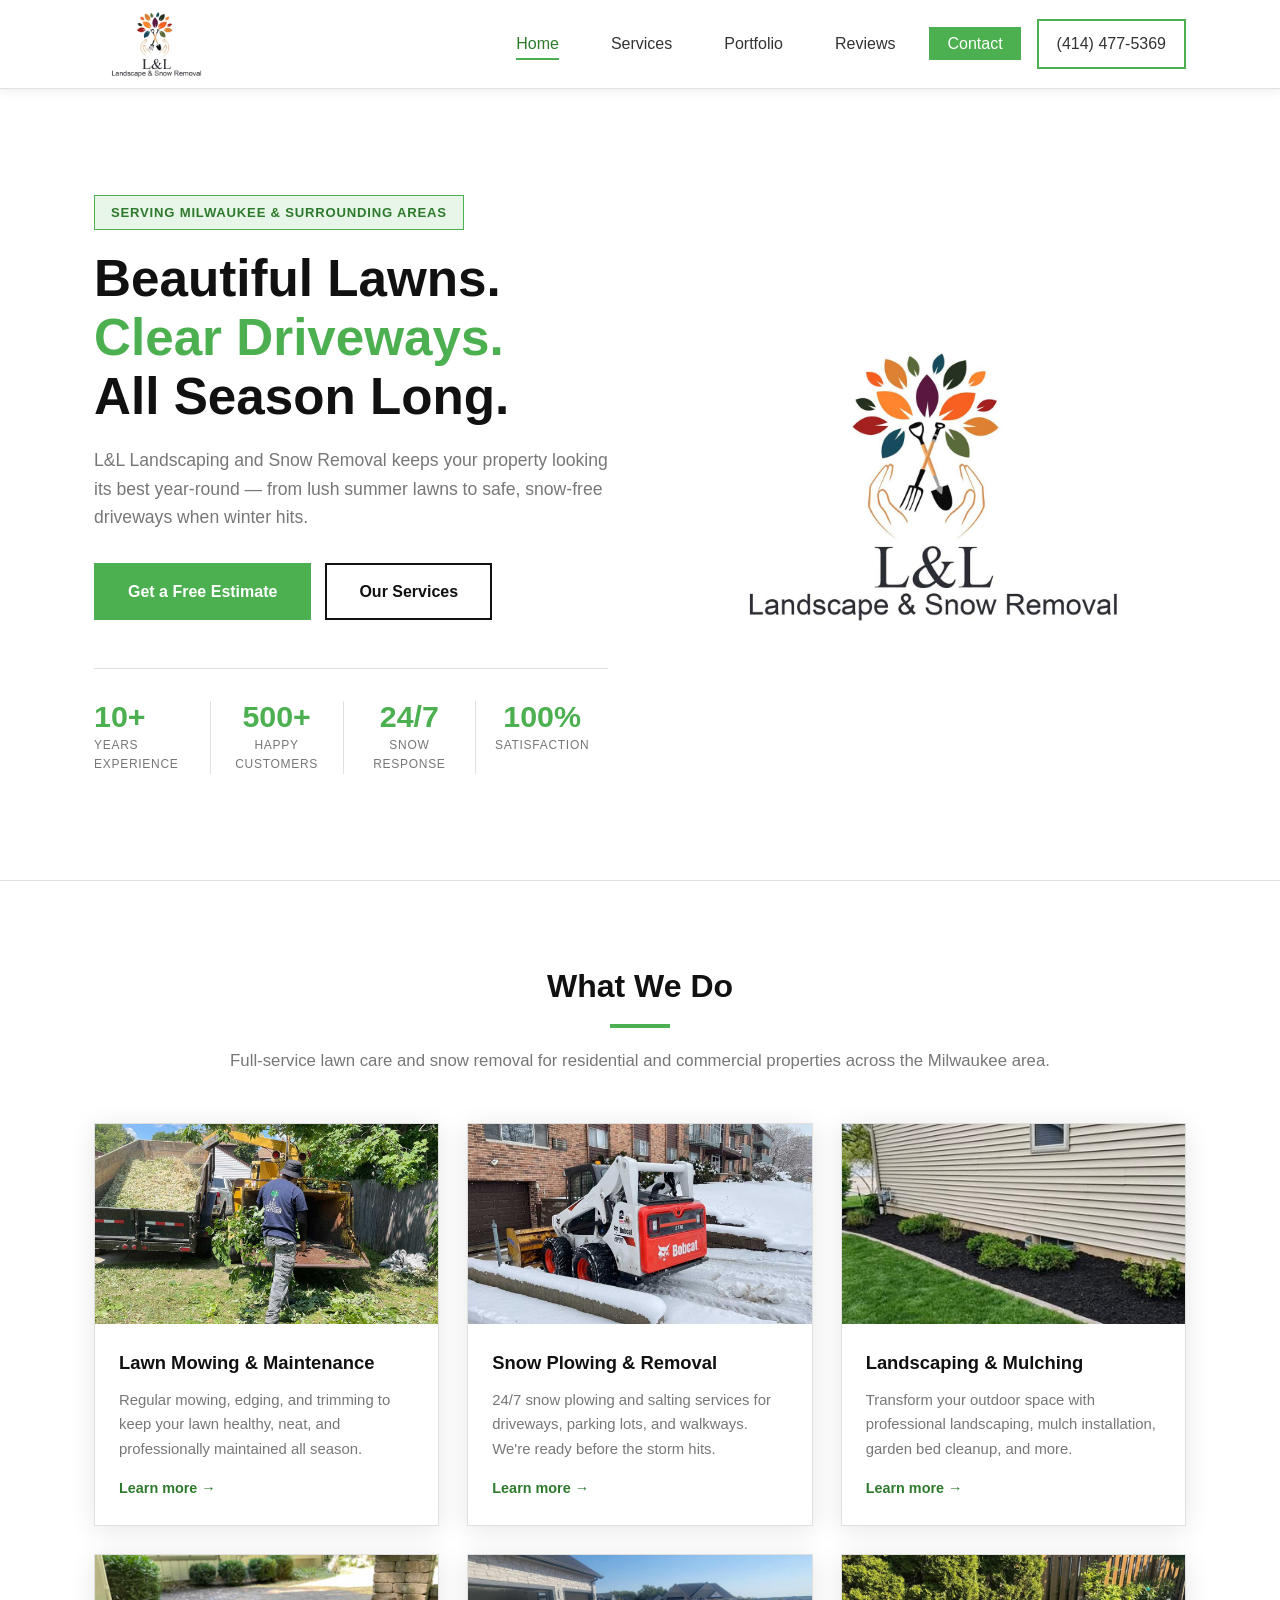
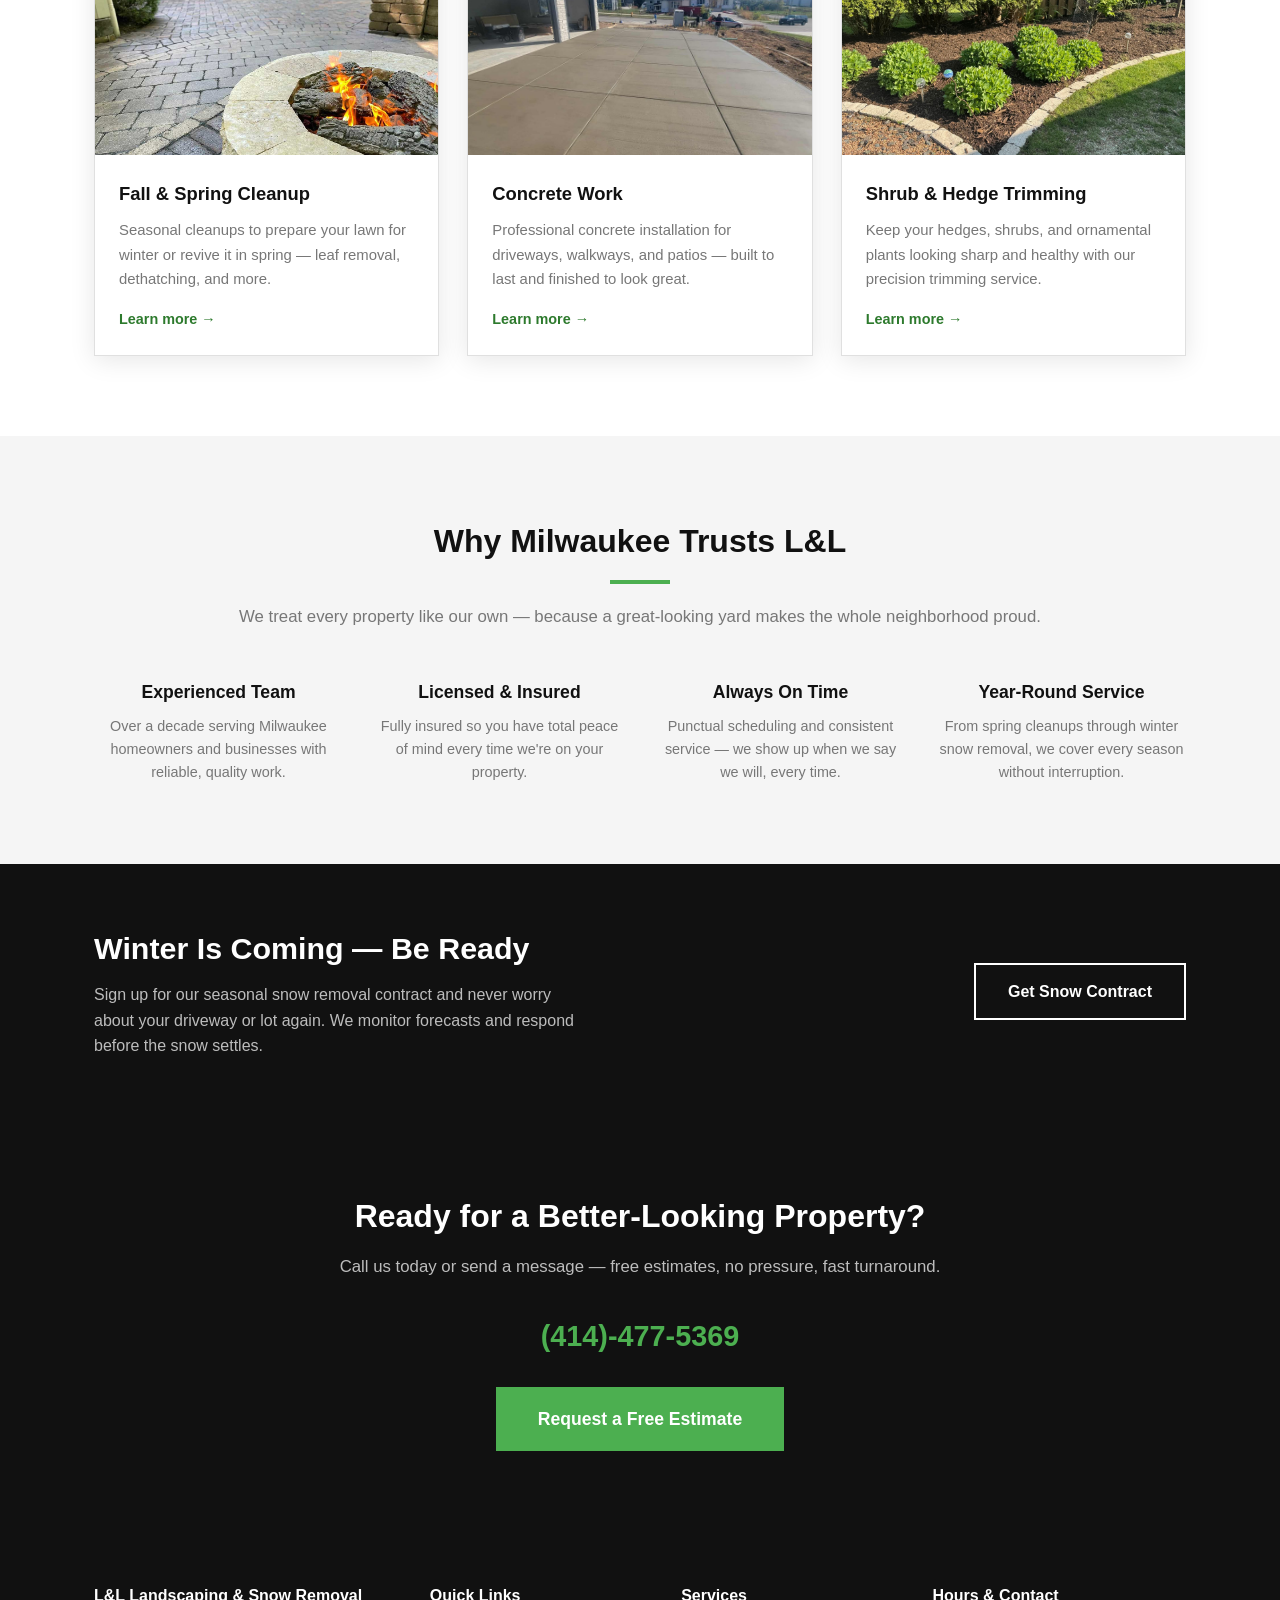
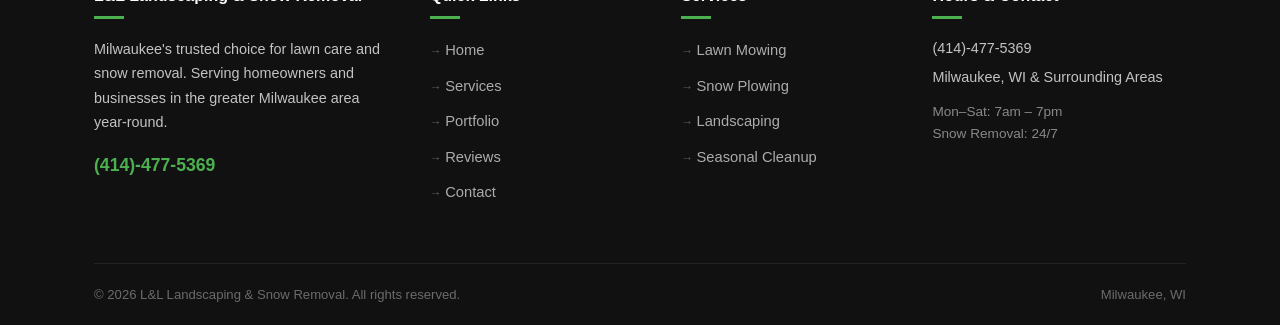
<file: L&LLandscaping/index.html>
<!DOCTYPE html>
<html lang="en">
<head>
  <meta charset="UTF-8" />
  <meta name="viewport" content="width=device-width, initial-scale=1.0" />
  <meta name="description" content="L&L Landscaping & Snow Removal — Milwaukee's trusted lawn care and snow plowing experts. 10+ years experience, 500+ happy customers. Free estimates. Call (414) 477-5369." />
  <meta name="robots" content="index, follow" />
  <meta name="author" content="L&L Landscaping &amp; Snow Removal" />
  <meta name="geo.region" content="US-WI" />
  <meta name="geo.placename" content="Milwaukee, WI" />
  <meta name="keywords" content="landscaping Milwaukee, lawn care Milwaukee, snow removal Milwaukee, snow plowing Milwaukee WI, lawn mowing Milwaukee, mulching Milwaukee, landscaper Milwaukee WI" />

  <!-- Open Graph -->
  <meta property="og:type" content="website" />
  <meta property="og:title" content="L&L Landscaping &amp; Snow Removal | Milwaukee, WI" />
  <meta property="og:description" content="Milwaukee's trusted lawn care and snow removal company. 10+ years experience, free estimates. Call (414) 477-5369." />
  <meta property="og:image" content="assets/Landscape-and-Snow-Removal-logo-alt.jpg" />
  <meta property="og:locale" content="en_US" />

  <!-- Twitter Card -->
  <meta name="twitter:card" content="summary_large_image" />
  <meta name="twitter:title" content="L&L Landscaping &amp; Snow Removal | Milwaukee, WI" />
  <meta name="twitter:description" content="Milwaukee's trusted lawn care and snow removal company. Free estimates. Call (414) 477-5369." />
  <meta name="twitter:image" content="assets/Landscape-and-Snow-Removal-logo-alt.jpg" />

  <title>L&amp;L Landscaping &amp; Snow Removal | Milwaukee, WI</title>
  <link rel="stylesheet" href="css/styles.css" />

  <!-- LocalBusiness Schema -->
  <script type="application/ld+json">
  {
    "@context": "https://schema.org",
    "@type": "LandscapingBusiness",
    "name": "L&L Landscaping & Snow Removal",
    "telephone": "+14144775369",
    "address": {
      "@type": "PostalAddress",
      "addressLocality": "Milwaukee",
      "addressRegion": "WI",
      "addressCountry": "US"
    },
    "areaServed": [
      "Milwaukee", "Wauwatosa", "West Allis", "Greenfield", "Cudahy",
      "South Milwaukee", "Oak Creek", "Franklin", "Menomonee Falls",
      "Brookfield", "New Berlin", "Greendale"
    ],
    "openingHours": ["Mo-Sa 07:00-19:00"],
    "priceRange": "$$",
    "description": "L&L Landscaping & Snow Removal is Milwaukee's trusted choice for lawn care and snow removal, serving homeowners and businesses year-round.",
    "aggregateRating": {
      "@type": "AggregateRating",
      "ratingValue": "5",
      "bestRating": "5",
      "worstRating": "1",
      "ratingCount": "9"
    },
    "hasOfferCatalog": {
      "@type": "OfferCatalog",
      "name": "Landscaping & Snow Removal Services",
      "itemListElement": [
        {"@type": "Offer", "itemOffered": {"@type": "Service", "name": "Lawn Mowing & Maintenance"}},
        {"@type": "Offer", "itemOffered": {"@type": "Service", "name": "Snow Plowing & Removal"}},
        {"@type": "Offer", "itemOffered": {"@type": "Service", "name": "Landscaping & Mulching"}},
        {"@type": "Offer", "itemOffered": {"@type": "Service", "name": "Fall & Spring Cleanup"}},
        {"@type": "Offer", "itemOffered": {"@type": "Service", "name": "Concrete Work"}},
        {"@type": "Offer", "itemOffered": {"@type": "Service", "name": "Shrub & Hedge Trimming"}}
      ]
    }
  }
  </script>
</head>
<body>

<!-- NAV -->
<nav class="nav">
  <div class="container nav-inner">
    <a href="index.html" class="nav-logo">
      <img src="assets/Landscape-and-Snow-Removal-logo-alt.jpg" alt="L&amp;L Landscape &amp; Snow Removal" />
    </a>
    <ul class="nav-links">
      <li><a href="index.html" class="active">Home</a></li>
      <li><a href="services.html">Services</a></li>
      <li><a href="portfolio.html">Portfolio</a></li>
      <li><a href="reviews.html">Reviews</a></li>
      <li><a href="contact.html" class="nav-cta">Contact</a></li>
      <li><a href="tel:4144775369" class="nav-phone">(414) 477-5369</a></li>
    </ul>
    <div class="nav-toggle" aria-label="Toggle menu">
      <span></span><span></span><span></span>
    </div>
  </div>
</nav>

<!-- HERO -->
<section class="hero">
  <div class="hero-bg"></div>
  <div class="container hero-inner">
    <div class="hero-left">
      <div class="hero-content">
        <div class="hero-badge">Serving Milwaukee &amp; Surrounding Areas</div>
        <h1>Beautiful Lawns.<br/><em>Clear Driveways.</em><br/>All Season Long.</h1>
        <p>L&amp;L Landscaping and Snow Removal keeps your property looking its best year-round — from lush summer lawns to safe, snow-free driveways when winter hits.</p>
        <div class="hero-actions">
          <a href="contact.html" class="btn btn-primary">Get a Free Estimate</a>
          <a href="services.html" class="btn btn-outline-dark">Our Services</a>
        </div>
      </div>
      <div class="hero-stats">
        <div class="hero-stat">
          <div class="num">10+</div>
          <div class="label">Years Experience</div>
        </div>
        <div class="hero-stat">
          <div class="num">500+</div>
          <div class="label">Happy Customers</div>
        </div>
        <div class="hero-stat">
          <div class="num">24/7</div>
          <div class="label">Snow Response</div>
        </div>
        <div class="hero-stat">
          <div class="num">100%</div>
          <div class="label">Satisfaction</div>
        </div>
      </div>
    </div>
    <div class="hero-right">
      <div class="hero-logo-wrap">
        <img src="assets/Landscape-and-Snow-Removal-logo-alt.jpg" alt="L&amp;L Landscape &amp; Snow Removal logo" />
      </div>
    </div>
  </div>
</section>

<!-- FEATURES STRIP -->

<!-- SERVICES OVERVIEW -->
<section class="section">
  <div class="container">
    <p class="section-title">What We Do</p>
    <div class="divider"></div>
    <p class="section-sub">Full-service lawn care and snow removal for residential and commercial properties across the Milwaukee area.</p>
    <div class="cards-grid">

      <div class="card">
        <div class="card-img">
          <img src="assets/TreeRemovalLL.jpg" alt="Lawn mowing and maintenance" />
        </div>
        <div class="card-body">
          <h3>Lawn Mowing &amp; Maintenance</h3>
          <p>Regular mowing, edging, and trimming to keep your lawn healthy, neat, and professionally maintained all season.</p>
          <a href="services.html#lawn" class="card-link">Learn more →</a>
        </div>
      </div>

      <div class="card">
        <div class="card-img">
          <img src="assets/SnowPlowLL.jpg" alt="Snow plowing and removal" />
        </div>
        <div class="card-body">
          <h3>Snow Plowing &amp; Removal</h3>
          <p>24/7 snow plowing and salting services for driveways, parking lots, and walkways. We're ready before the storm hits.</p>
          <a href="services.html#snow" class="card-link">Learn more →</a>
        </div>
      </div>

      <div class="card">
        <div class="card-img">
          <img src="assets/LLMulch2.jpg" alt="Landscaping and mulching" />
        </div>
        <div class="card-body">
          <h3>Landscaping &amp; Mulching</h3>
          <p>Transform your outdoor space with professional landscaping, mulch installation, garden bed cleanup, and more.</p>
          <a href="services.html#landscaping" class="card-link">Learn more →</a>
        </div>
      </div>

      <div class="card">
        <div class="card-img">
          <img src="assets/PatioLL.jpg" alt="Fall and spring cleanup" />
        </div>
        <div class="card-body">
          <h3>Fall &amp; Spring Cleanup</h3>
          <p>Seasonal cleanups to prepare your lawn for winter or revive it in spring — leaf removal, dethatching, and more.</p>
          <a href="services.html#cleanup" class="card-link">Learn more →</a>
        </div>
      </div>

      <div class="card">
        <div class="card-img">
          <img src="assets/LLConcreate.jpg" alt="Salting and ice control" />
        </div>
        <div class="card-body">
          <h3>Concrete Work</h3>
          <p>Professional concrete installation for driveways, walkways, and patios — built to last and finished to look great.</p>
          <a href="services.html" class="card-link">Learn more →</a>
        </div>
      </div>

      <div class="card">
        <div class="card-img">
          <img src="assets/LLMulch4.jpg" alt="Shrub and hedge trimming" />
        </div>
        <div class="card-body">
          <h3>Shrub &amp; Hedge Trimming</h3>
          <p>Keep your hedges, shrubs, and ornamental plants looking sharp and healthy with our precision trimming service.</p>
          <a href="services.html#landscaping" class="card-link">Learn more →</a>
        </div>
      </div>

    </div>
  </div>
</section>

<!-- WHY CHOOSE US -->
<section class="section section-alt">
  <div class="container">
    <p class="section-title">Why Milwaukee Trusts L&amp;L</p>
    <div class="divider"></div>
    <p class="section-sub">We treat every property like our own — because a great-looking yard makes the whole neighborhood proud.</p>
    <div class="why-grid">
      <div class="why-item">
        <h3>Experienced Team</h3>
        <p>Over a decade serving Milwaukee homeowners and businesses with reliable, quality work.</p>
      </div>
      <div class="why-item">
        <h3>Licensed &amp; Insured</h3>
        <p>Fully insured so you have total peace of mind every time we're on your property.</p>
      </div>
      <div class="why-item">
        <h3>Always On Time</h3>
        <p>Punctual scheduling and consistent service — we show up when we say we will, every time.</p>
      </div>
      <div class="why-item">
        <h3>Year-Round Service</h3>
        <p>From spring cleanups through winter snow removal, we cover every season without interruption.</p>
      </div>
    </div>
  </div>
</section>

<!-- SNOW SEASONAL BANNER -->
<div class="seasonal-banner" style="position:relative;overflow:hidden;">
  <div class="container seasonal-banner-inner">
    <div class="seasonal-text">
      <h2>Winter Is Coming — Be Ready</h2>
      <p>Sign up for our seasonal snow removal contract and never worry about your driveway or lot again. We monitor forecasts and respond before the snow settles.</p>
    </div>
    <a href="contact.html" class="btn btn-outline" style="flex-shrink:0;">Get Snow Contract</a>
  </div>
</div>


<!-- CTA STRIP -->
<section class="cta-strip">
  <div class="container">
    <h2>Ready for a Better-Looking Property?</h2>
    <p>Call us today or send a message — free estimates, no pressure, fast turnaround.</p>
    <div>
      <a href="tel:4144775369" class="phone">(414)-477-5369</a>
    </div>
    <a href="contact.html" class="btn btn-primary" style="font-size:1.1rem;padding:16px 40px;">Request a Free Estimate</a>
  </div>
</section>

<!-- FOOTER -->
<footer class="footer">
  <div class="container">
    <div class="footer-grid">
      <div class="footer-col footer-brand">
        <h4>L&amp;L Landscaping &amp; Snow Removal</h4>
        <p>Milwaukee's trusted choice for lawn care and snow removal. Serving homeowners and businesses in the greater Milwaukee area year-round.</p>
        <a href="tel:4144775369" class="phone-link">(414)-477-5369</a>
      </div>
      <div class="footer-col">
        <h4>Quick Links</h4>
        <ul>
          <li><a href="index.html">Home</a></li>
          <li><a href="services.html">Services</a></li>
          <li><a href="portfolio.html">Portfolio</a></li>
          <li><a href="reviews.html">Reviews</a></li>
          <li><a href="contact.html">Contact</a></li>
        </ul>
      </div>
      <div class="footer-col">
        <h4>Services</h4>
        <ul>
          <li><a href="services.html#lawn">Lawn Mowing</a></li>
          <li><a href="services.html#snow">Snow Plowing</a></li>
          <li><a href="services.html#landscaping">Landscaping</a></li>
          <li><a href="services.html#cleanup">Seasonal Cleanup</a></li>
        </ul>
      </div>
      <div class="footer-col footer-hours">
        <h4>Hours &amp; Contact</h4>
        <p><a href="tel:4144775369" style="color:rgba(255,255,255,.75)">(414)-477-5369</a></p>
        <p>Milwaukee, WI &amp; Surrounding Areas</p>
        <p style="margin-top:12px;font-size:.85rem;color:rgba(255,255,255,.5);">Mon–Sat: 7am – 7pm<br/>Snow Removal: 24/7</p>
      </div>
    </div>
  </div>
  <div class="container">
    <div class="footer-bottom">
      <span>&copy; 2026 L&amp;L Landscaping &amp; Snow Removal. All rights reserved.</span>
      <span>Milwaukee, WI</span>
    </div>
  </div>
</footer>

<script src="js/main.js"></script>
</body>
</html>
</file>
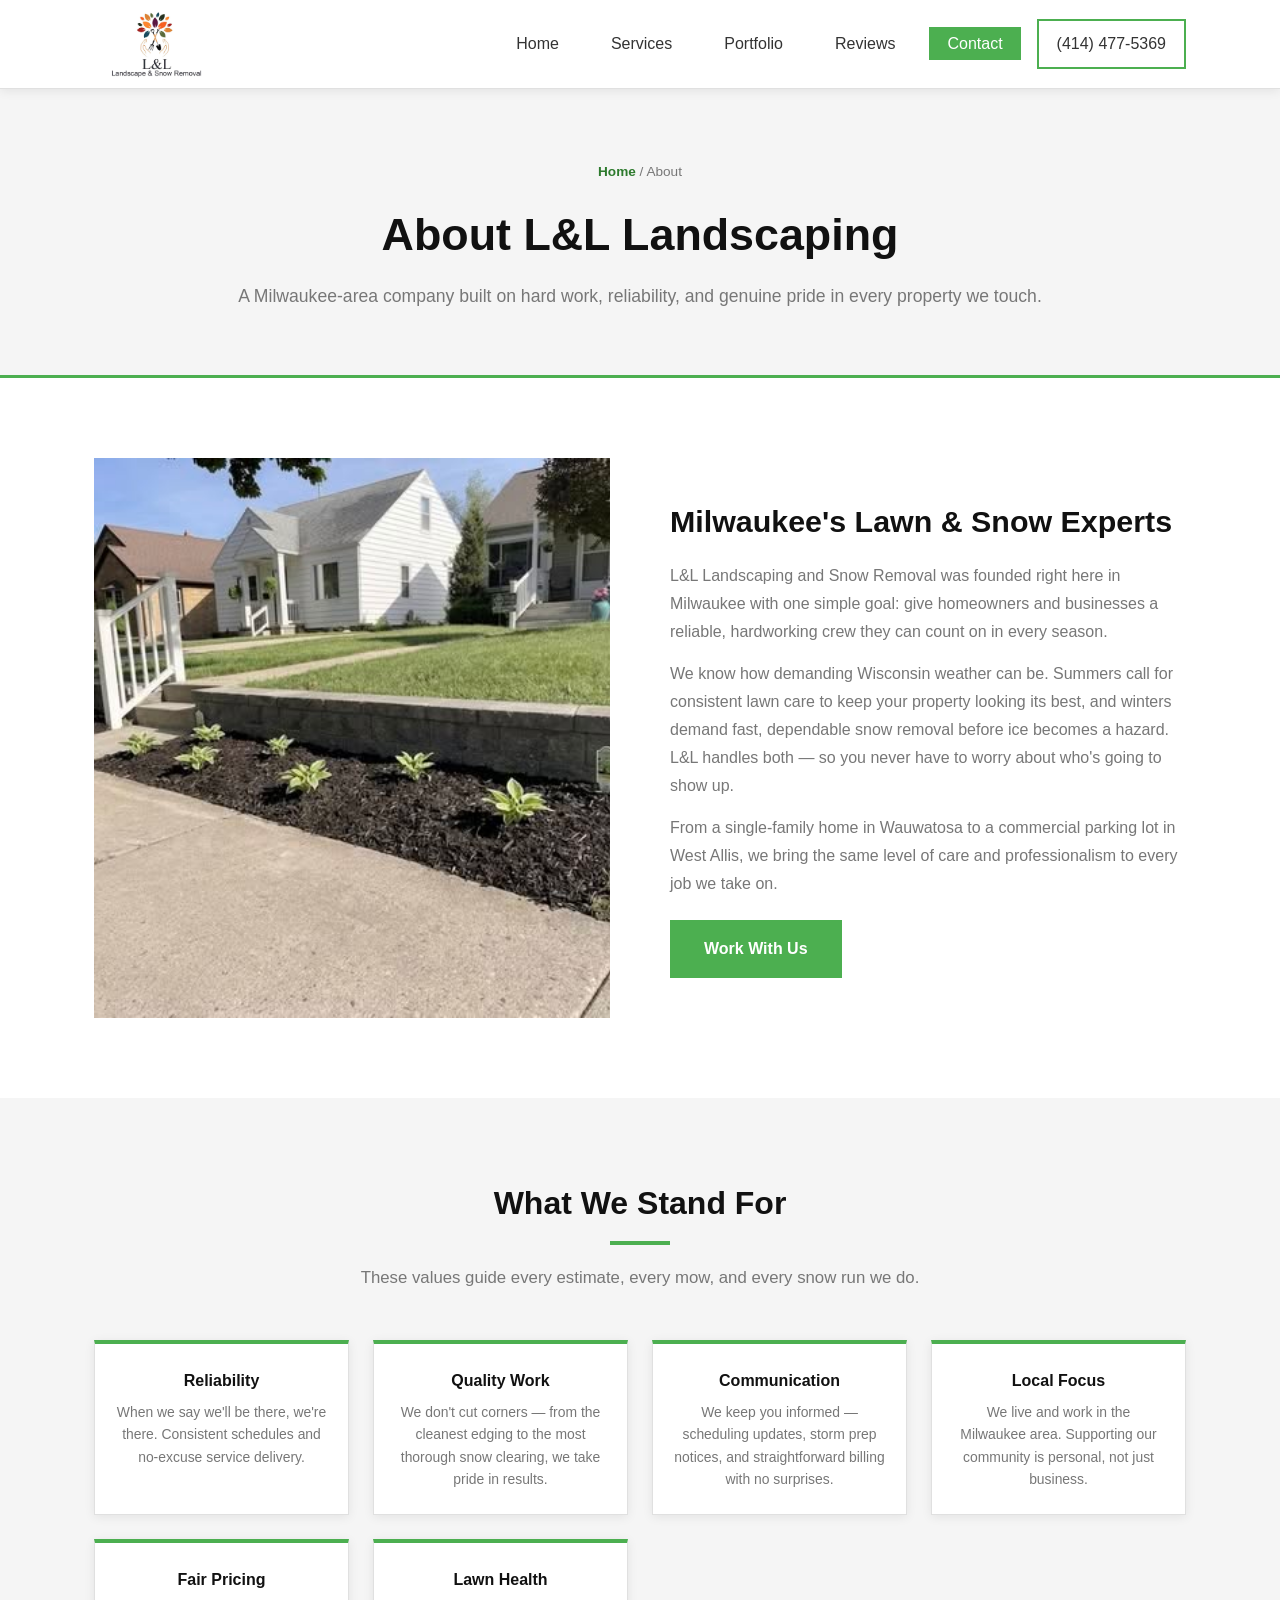
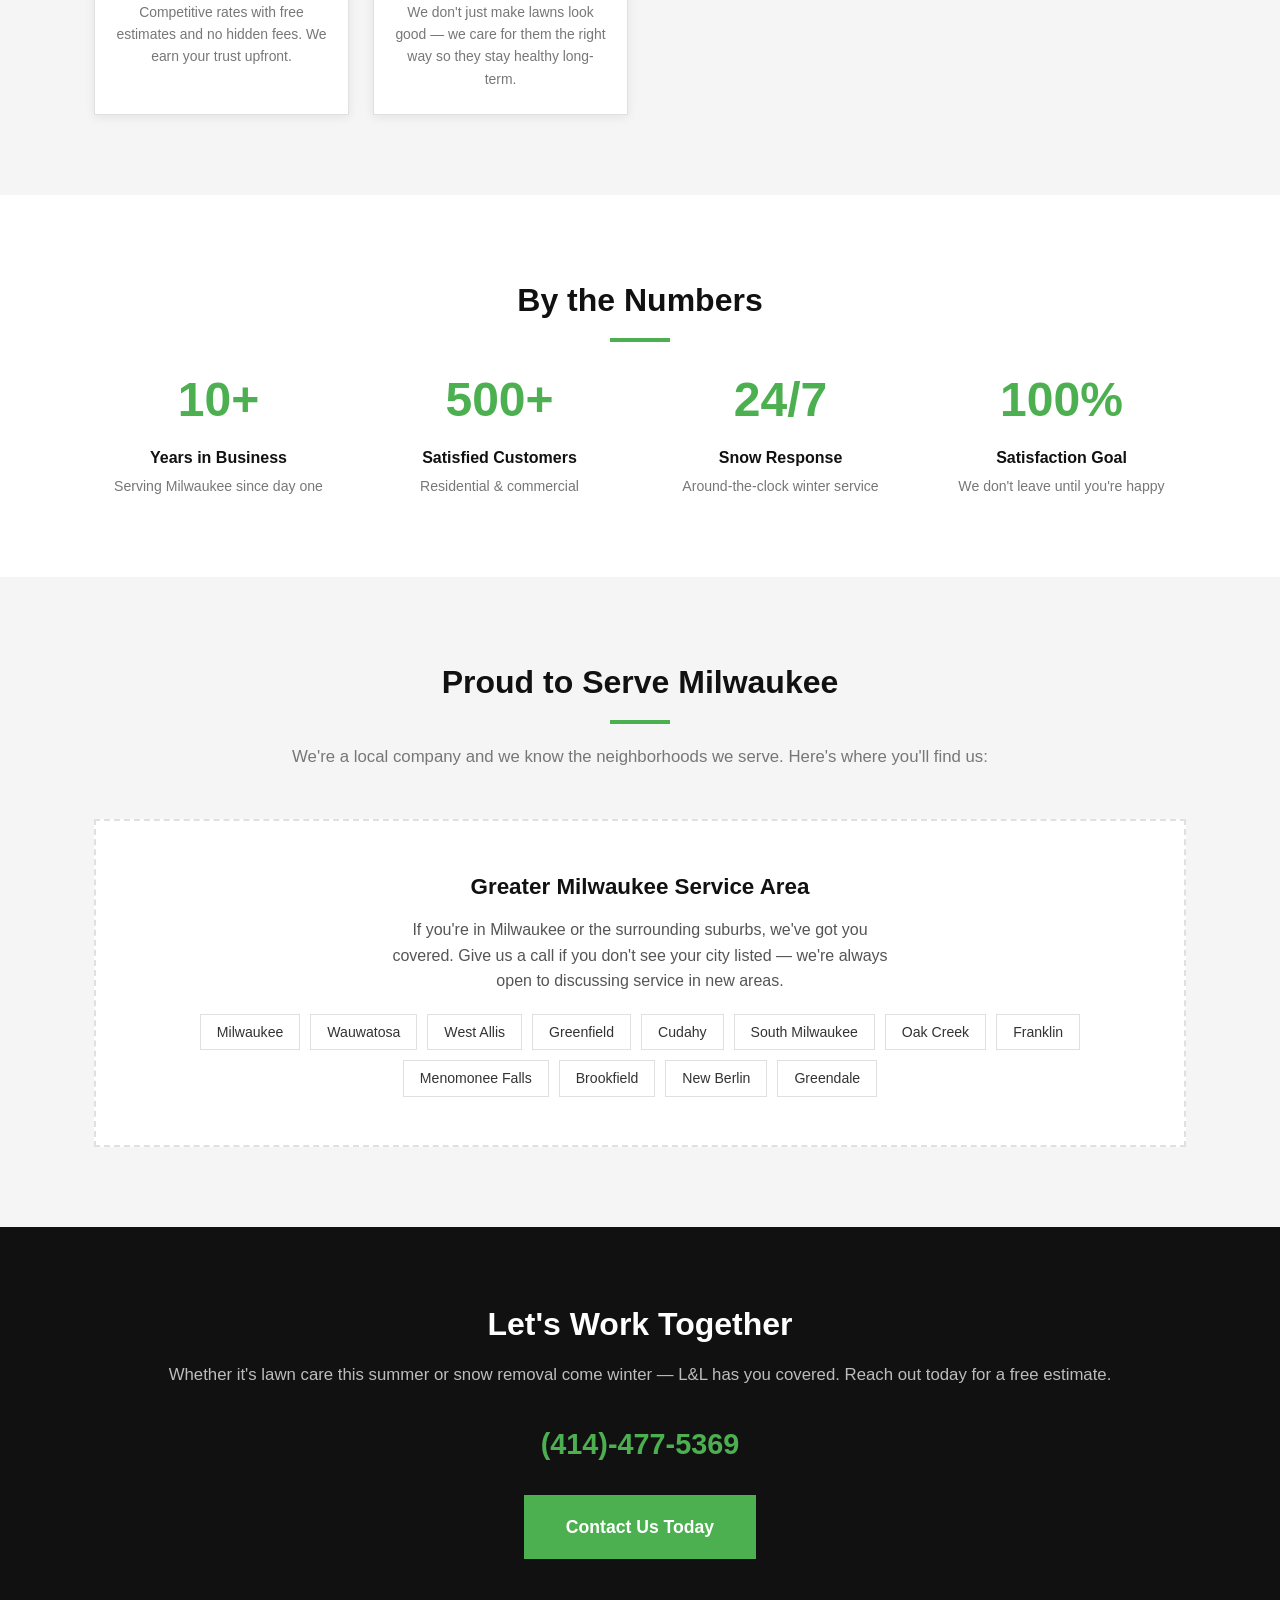
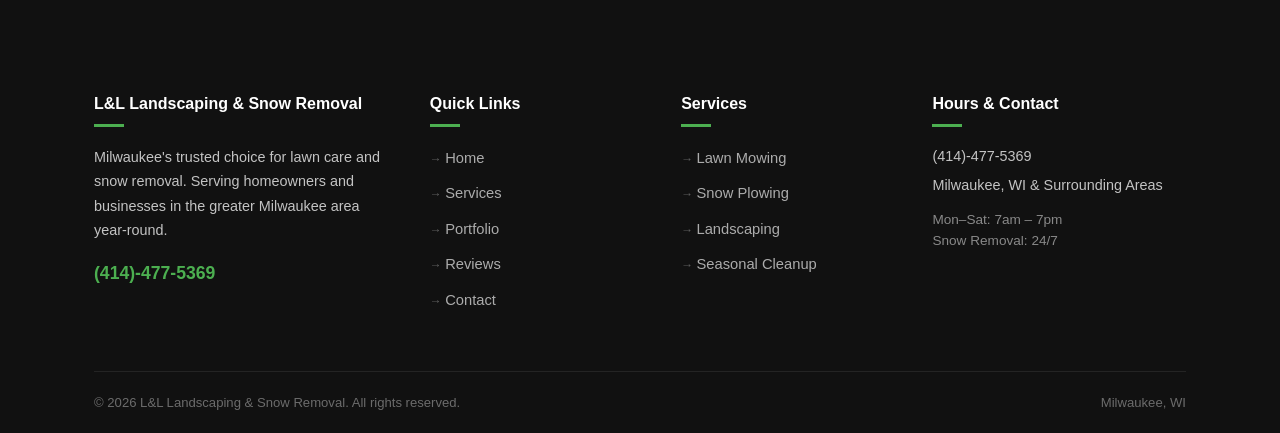
<file: L&LLandscaping/about.html>
<!DOCTYPE html>
<html lang="en">
<head>
  <meta charset="UTF-8" />
  <meta name="viewport" content="width=device-width, initial-scale=1.0" />
  <meta name="description" content="About L&L Landscaping & Snow Removal — a Milwaukee-area company with 10+ years serving homeowners and businesses. Licensed, insured, local, and dedicated to quality." />
  <meta name="robots" content="index, follow" />
  <meta name="author" content="L&L Landscaping &amp; Snow Removal" />
  <meta name="geo.region" content="US-WI" />
  <meta name="geo.placename" content="Milwaukee, WI" />
  <meta name="keywords" content="about L&L landscaping Milwaukee, local landscaping company Milwaukee, licensed insured landscaper Milwaukee WI" />

  <!-- Open Graph -->
  <meta property="og:type" content="website" />
  <meta property="og:title" content="About Us | L&L Landscaping &amp; Snow Removal | Milwaukee, WI" />
  <meta property="og:description" content="A Milwaukee-area lawn care and snow removal company with 10+ years of reliable, quality service. Licensed, insured, and locally owned." />
  <meta property="og:image" content="assets/Landscape-and-Snow-Removal-logo-alt.jpg" />
  <meta property="og:locale" content="en_US" />

  <!-- Twitter Card -->
  <meta name="twitter:card" content="summary_large_image" />
  <meta name="twitter:title" content="About L&L Landscaping &amp; Snow Removal | Milwaukee, WI" />
  <meta name="twitter:description" content="Milwaukee-area lawn care and snow removal company. Licensed, insured, locally owned for 10+ years." />
  <meta name="twitter:image" content="assets/Landscape-and-Snow-Removal-logo-alt.jpg" />

  <title>About Us | L&amp;L Landscaping &amp; Snow Removal | Milwaukee, WI</title>
  <link rel="stylesheet" href="css/styles.css" />
</head>
<body>

<!-- NAV -->
<nav class="nav">
  <div class="container nav-inner">
    <a href="index.html" class="nav-logo">
      <img src="assets/Landscape-and-Snow-Removal-logo-alt.jpg" alt="L&amp;L Landscape &amp; Snow Removal" />
    </a>
    <ul class="nav-links">
      <li><a href="index.html">Home</a></li>
      <li><a href="services.html">Services</a></li>
      <li><a href="portfolio.html">Portfolio</a></li>
      <li><a href="reviews.html">Reviews</a></li>
      <li><a href="contact.html" class="nav-cta">Contact</a></li>
      <li><a href="tel:4144775369" class="nav-phone">(414) 477-5369</a></li>
    </ul>
    <div class="nav-toggle" aria-label="Toggle menu">
      <span></span><span></span><span></span>
    </div>
  </div>
</nav>

<!-- PAGE HERO -->
<div class="page-hero">
  <div class="container">
    <div class="breadcrumb"><a href="index.html">Home</a> / About</div>
    <h1>About L&amp;L Landscaping</h1>
    <p>A Milwaukee-area company built on hard work, reliability, and genuine pride in every property we touch.</p>
  </div>
</div>

<!-- ABOUT STORY -->
<section class="section">
  <div class="container about-hero-content">
    <div class="about-visual"><img src="assets/LLRetainingWall.jpg" alt="L&amp;L Landscape &amp; Snow Removal" /></div>
    <div class="about-text">
      <h2>Milwaukee's Lawn &amp; Snow Experts</h2>
      <p>L&amp;L Landscaping and Snow Removal was founded right here in Milwaukee with one simple goal: give homeowners and businesses a reliable, hardworking crew they can count on in every season.</p>
      <p>We know how demanding Wisconsin weather can be. Summers call for consistent lawn care to keep your property looking its best, and winters demand fast, dependable snow removal before ice becomes a hazard. L&amp;L handles both — so you never have to worry about who's going to show up.</p>
      <p>From a single-family home in Wauwatosa to a commercial parking lot in West Allis, we bring the same level of care and professionalism to every job we take on.</p>
      <a href="contact.html" class="btn btn-primary" style="margin-top:8px;">Work With Us</a>
    </div>
  </div>
</section>

<!-- VALUES -->
<section class="section section-alt">
  <div class="container">
    <p class="section-title">What We Stand For</p>
    <div class="divider"></div>
    <p class="section-sub">These values guide every estimate, every mow, and every snow run we do.</p>
    <div class="values-grid">
      <div class="value-card">
        <h4>Reliability</h4>
        <p>When we say we'll be there, we're there. Consistent schedules and no-excuse service delivery.</p>
      </div>
      <div class="value-card">
        <h4>Quality Work</h4>
        <p>We don't cut corners — from the cleanest edging to the most thorough snow clearing, we take pride in results.</p>
      </div>
      <div class="value-card">
        <h4>Communication</h4>
        <p>We keep you informed — scheduling updates, storm prep notices, and straightforward billing with no surprises.</p>
      </div>
      <div class="value-card">
        <h4>Local Focus</h4>
        <p>We live and work in the Milwaukee area. Supporting our community is personal, not just business.</p>
      </div>
      <div class="value-card">
        <h4>Fair Pricing</h4>
        <p>Competitive rates with free estimates and no hidden fees. We earn your trust upfront.</p>
      </div>
      <div class="value-card">
        <h4>Lawn Health</h4>
        <p>We don't just make lawns look good — we care for them the right way so they stay healthy long-term.</p>
      </div>
    </div>
  </div>
</section>

<!-- WHY US STATS -->
<section class="section">
  <div class="container">
    <p class="section-title">By the Numbers</p>
    <div class="divider"></div>
    <div style="display:grid;grid-template-columns:repeat(auto-fit,minmax(180px,1fr));gap:32px;text-align:center;margin-top:16px;">
      <div>
        <div style="font-size:3rem;font-weight:800;color:var(--green);">10+</div>
        <div style="font-size:1rem;font-weight:600;color:var(--black);margin-top:6px;">Years in Business</div>
        <div style="font-size:.88rem;color:var(--text-muted);margin-top:4px;">Serving Milwaukee since day one</div>
      </div>
      <div>
        <div style="font-size:3rem;font-weight:800;color:var(--green);">500+</div>
        <div style="font-size:1rem;font-weight:600;color:var(--black);margin-top:6px;">Satisfied Customers</div>
        <div style="font-size:.88rem;color:var(--text-muted);margin-top:4px;">Residential &amp; commercial</div>
      </div>
      <div>
        <div style="font-size:3rem;font-weight:800;color:var(--green);">24/7</div>
        <div style="font-size:1rem;font-weight:600;color:var(--black);margin-top:6px;">Snow Response</div>
        <div style="font-size:.88rem;color:var(--text-muted);margin-top:4px;">Around-the-clock winter service</div>
      </div>
      <div>
        <div style="font-size:3rem;font-weight:800;color:var(--green);">100%</div>
        <div style="font-size:1rem;font-weight:600;color:var(--black);margin-top:6px;">Satisfaction Goal</div>
        <div style="font-size:.88rem;color:var(--text-muted);margin-top:4px;">We don't leave until you're happy</div>
      </div>
    </div>
  </div>
</section>

<!-- SERVICE AREA -->
<section class="section section-alt">
  <div class="container">
    <p class="section-title">Proud to Serve Milwaukee</p>
    <div class="divider"></div>
    <p class="section-sub">We're a local company and we know the neighborhoods we serve. Here's where you'll find us:</p>
    <div class="area-box">
      <h3>Greater Milwaukee Service Area</h3>
      <p style="color:#555;max-width:520px;margin:0 auto;">If you're in Milwaukee or the surrounding suburbs, we've got you covered. Give us a call if you don't see your city listed — we're always open to discussing service in new areas.</p>
      <div class="area-cities">
        <span class="city-tag">Milwaukee</span>
        <span class="city-tag">Wauwatosa</span>
        <span class="city-tag">West Allis</span>
        <span class="city-tag">Greenfield</span>
        <span class="city-tag">Cudahy</span>
        <span class="city-tag">South Milwaukee</span>
        <span class="city-tag">Oak Creek</span>
        <span class="city-tag">Franklin</span>
        <span class="city-tag">Menomonee Falls</span>
        <span class="city-tag">Brookfield</span>
        <span class="city-tag">New Berlin</span>
        <span class="city-tag">Greendale</span>
      </div>
    </div>
  </div>
</section>

<!-- CTA STRIP -->
<section class="cta-strip">
  <div class="container">
    <h2>Let's Work Together</h2>
    <p>Whether it's lawn care this summer or snow removal come winter — L&amp;L has you covered. Reach out today for a free estimate.</p>
    <div>
      <a href="tel:4144775369" class="phone">(414)-477-5369</a>
    </div>
    <a href="contact.html" class="btn btn-primary" style="font-size:1.1rem;padding:16px 40px;">Contact Us Today</a>
  </div>
</section>

<!-- FOOTER -->
<footer class="footer">
  <div class="container">
    <div class="footer-grid">
      <div class="footer-col footer-brand">
        <h4>L&amp;L Landscaping &amp; Snow Removal</h4>
        <p>Milwaukee's trusted choice for lawn care and snow removal. Serving homeowners and businesses in the greater Milwaukee area year-round.</p>
        <a href="tel:4144775369" class="phone-link">(414)-477-5369</a>
      </div>
      <div class="footer-col">
        <h4>Quick Links</h4>
        <ul>
          <li><a href="index.html">Home</a></li>
          <li><a href="services.html">Services</a></li>
          <li><a href="portfolio.html">Portfolio</a></li>
          <li><a href="reviews.html">Reviews</a></li>
          <li><a href="contact.html">Contact</a></li>
        </ul>
      </div>
      <div class="footer-col">
        <h4>Services</h4>
        <ul>
          <li><a href="services.html#lawn">Lawn Mowing</a></li>
          <li><a href="services.html#snow">Snow Plowing</a></li>
          <li><a href="services.html#landscaping">Landscaping</a></li>
          <li><a href="services.html#cleanup">Seasonal Cleanup</a></li>
        </ul>
      </div>
      <div class="footer-col footer-hours">
        <h4>Hours &amp; Contact</h4>
        <p><a href="tel:4144775369" style="color:rgba(255,255,255,.75)">(414)-477-5369</a></p>
        <p>Milwaukee, WI &amp; Surrounding Areas</p>
        <p style="margin-top:12px;font-size:.85rem;color:rgba(255,255,255,.5);">Mon–Sat: 7am – 7pm<br/>Snow Removal: 24/7</p>
      </div>
    </div>
  </div>
  <div class="container">
    <div class="footer-bottom">
      <span>&copy; 2026 L&amp;L Landscaping &amp; Snow Removal. All rights reserved.</span>
      <span>Milwaukee, WI</span>
    </div>
  </div>
</footer>

<script src="js/main.js"></script>
</body>
</html>
</file>
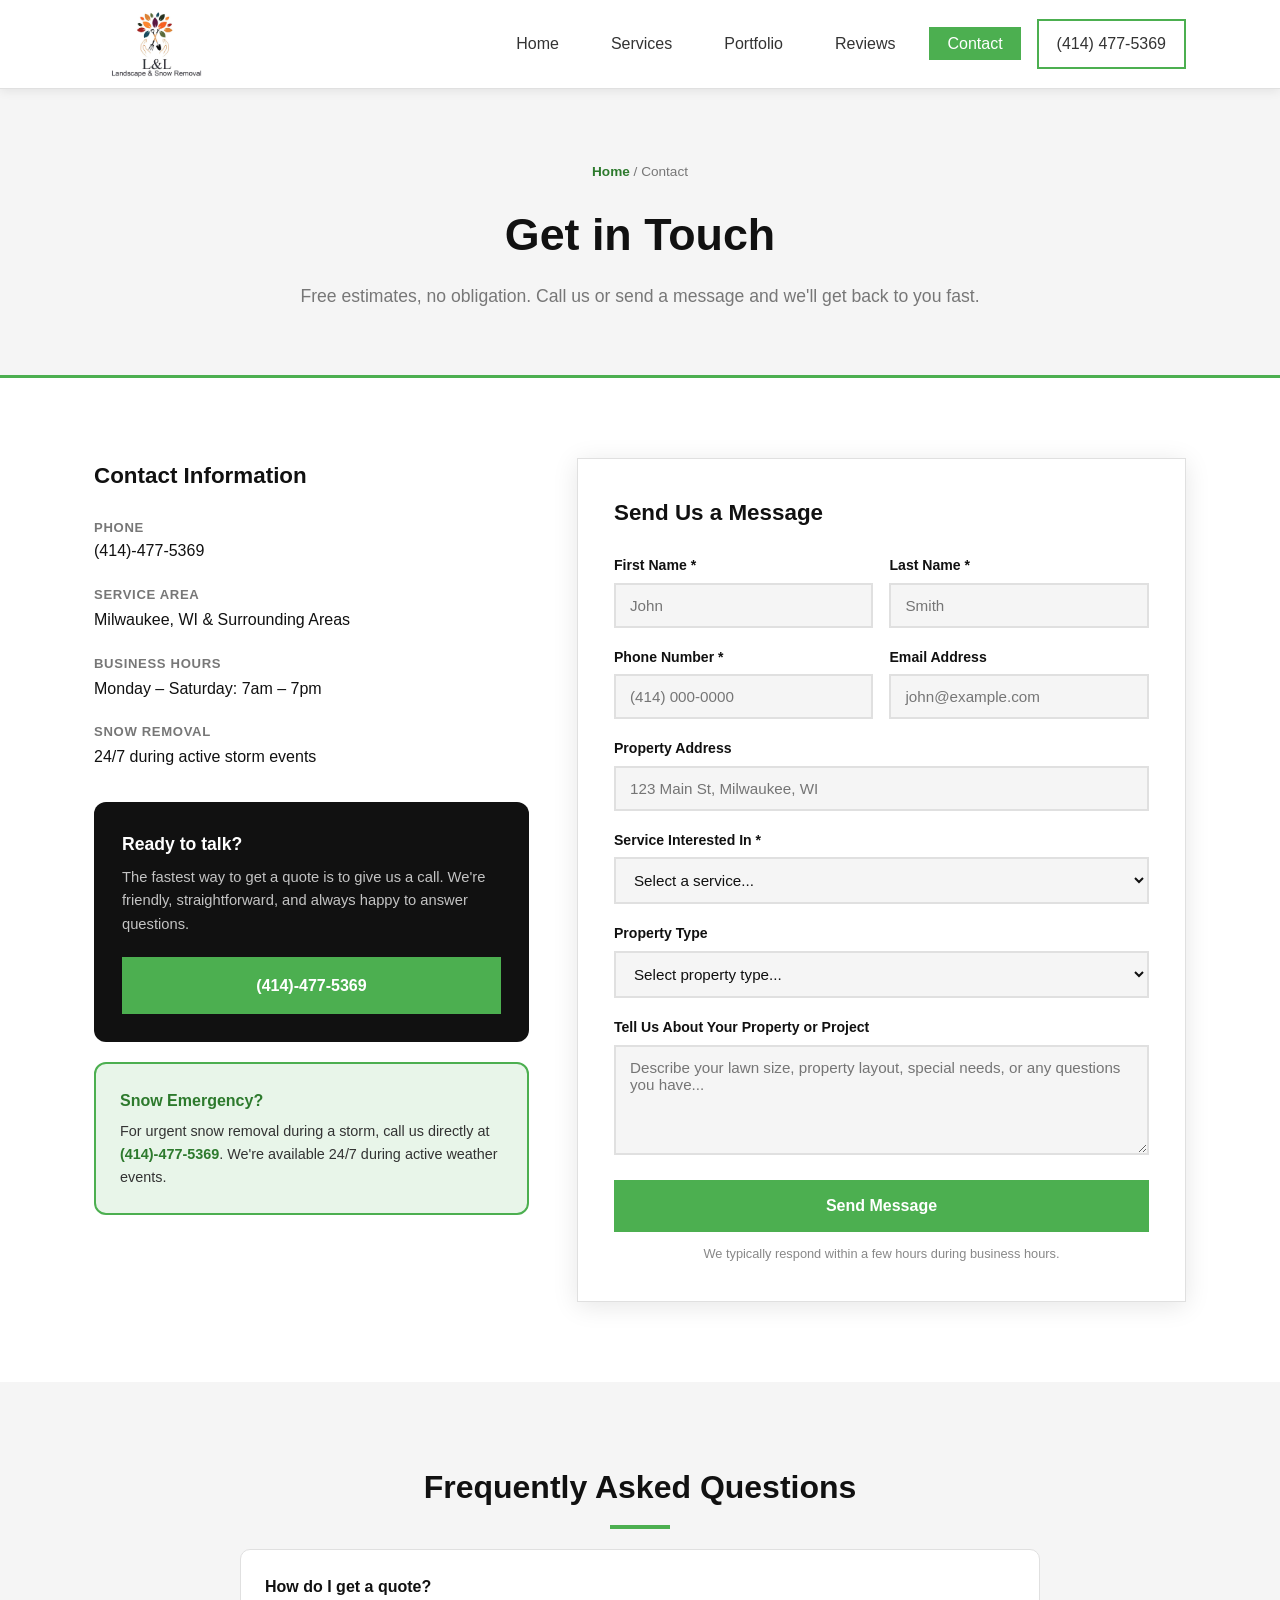
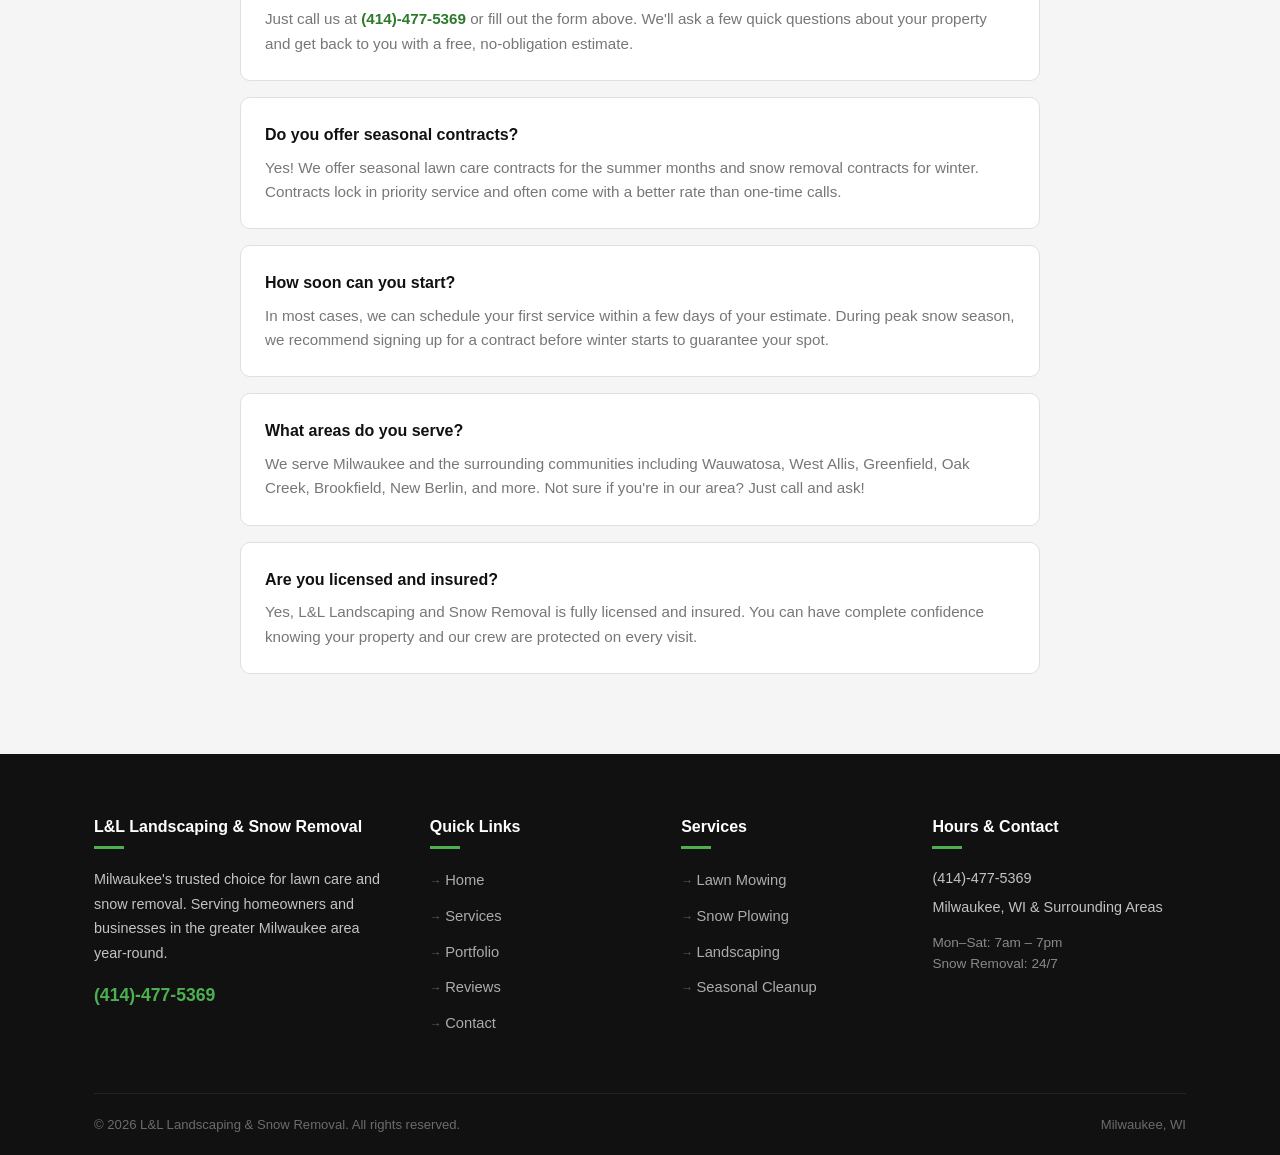
<file: L&LLandscaping/contact.html>
<!DOCTYPE html>
<html lang="en">
<head>
  <meta charset="UTF-8" />
  <meta name="viewport" content="width=device-width, initial-scale=1.0" />
  <meta name="description" content="Contact L&L Landscaping & Snow Removal for a free estimate in Milwaukee, WI. Call (414) 477-5369 or fill out our quick form. Fast response, no pressure." />
  <meta name="robots" content="index, follow" />
  <meta name="author" content="L&L Landscaping &amp; Snow Removal" />
  <meta name="geo.region" content="US-WI" />
  <meta name="geo.placename" content="Milwaukee, WI" />
  <meta name="keywords" content="contact landscaper Milwaukee, free estimate lawn care Milwaukee, hire snow removal Milwaukee WI, landscaping quote Milwaukee" />

  <!-- Open Graph -->
  <meta property="og:type" content="website" />
  <meta property="og:title" content="Contact Us | L&L Landscaping &amp; Snow Removal | Milwaukee, WI" />
  <meta property="og:description" content="Get a free estimate from L&L Landscaping & Snow Removal in Milwaukee. Call (414) 477-5369 or send us a message — fast response, no pressure." />
  <meta property="og:image" content="assets/Landscape-and-Snow-Removal-logo-alt.jpg" />
  <meta property="og:locale" content="en_US" />

  <!-- Twitter Card -->
  <meta name="twitter:card" content="summary_large_image" />
  <meta name="twitter:title" content="Contact L&L Landscaping &amp; Snow Removal | Milwaukee, WI" />
  <meta name="twitter:description" content="Free estimates for lawn care and snow removal in Milwaukee. Call (414) 477-5369 or send a message." />
  <meta name="twitter:image" content="assets/Landscape-and-Snow-Removal-logo-alt.jpg" />

  <title>Contact | L&amp;L Landscaping &amp; Snow Removal | Milwaukee, WI</title>
  <link rel="stylesheet" href="css/styles.css" />
</head>
<body>

<!-- NAV -->
<nav class="nav">
  <div class="container nav-inner">
    <a href="index.html" class="nav-logo">
      <img src="assets/Landscape-and-Snow-Removal-logo-alt.jpg" alt="L&amp;L Landscape &amp; Snow Removal" />
    </a>
    <ul class="nav-links">
      <li><a href="index.html">Home</a></li>
      <li><a href="services.html">Services</a></li>
      <li><a href="portfolio.html">Portfolio</a></li>
      <li><a href="reviews.html">Reviews</a></li>
      <li><a href="contact.html" class="nav-cta active">Contact</a></li>
      <li><a href="tel:4144775369" class="nav-phone">(414) 477-5369</a></li>
    </ul>
    <div class="nav-toggle" aria-label="Toggle menu">
      <span></span><span></span><span></span>
    </div>
  </div>
</nav>

<!-- PAGE HERO -->
<div class="page-hero">
  <div class="container">
    <div class="breadcrumb"><a href="index.html">Home</a> / Contact</div>
    <h1>Get in Touch</h1>
    <p>Free estimates, no obligation. Call us or send a message and we'll get back to you fast.</p>
  </div>
</div>

<!-- CONTACT SECTION -->
<section class="section">
  <div class="container">
    <div class="contact-grid">

      <!-- Info Column -->
      <div class="contact-info">
        <h3>Contact Information</h3>

        <div class="contact-detail">
          <div>
            <strong>Phone</strong>
            <a href="tel:4144775369">(414)-477-5369</a>
          </div>
        </div>

        <div class="contact-detail">
          <div>
            <strong>Service Area</strong>
            <p>Milwaukee, WI &amp; Surrounding Areas</p>
          </div>
        </div>

        <div class="contact-detail">
          <div>
            <strong>Business Hours</strong>
            <p>Monday – Saturday: 7am – 7pm</p>
          </div>
        </div>

        <div class="contact-detail">
          <div>
            <strong>Snow Removal</strong>
            <p>24/7 during active storm events</p>
          </div>
        </div>

        <!-- Call to Action Box -->
        <div style="background:var(--black);color:white;border-radius:12px;padding:28px;margin-top:32px;">
          <div style="font-size:1.1rem;font-weight:700;margin-bottom:8px;">Ready to talk?</div>
          <p style="color:rgba(255,255,255,.75);font-size:.92rem;margin-bottom:20px;">The fastest way to get a quote is to give us a call. We're friendly, straightforward, and always happy to answer questions.</p>
          <a href="tel:4144775369" class="btn btn-primary" style="width:100%;text-align:center;">(414)-477-5369</a>
        </div>

        <!-- Snow Urgent Box -->
        <div style="background:var(--green-pale);border:2px solid var(--green);border-radius:12px;padding:24px;margin-top:20px;">
          <div style="font-size:1rem;font-weight:700;color:var(--green-dark);margin-bottom:6px;">Snow Emergency?</div>
          <p style="font-size:.9rem;color:var(--text-body);">For urgent snow removal during a storm, call us directly at <a href="tel:4144775369" style="color:var(--green-dark);font-weight:700;">(414)-477-5369</a>. We're available 24/7 during active weather events.</p>
        </div>
      </div>

      <!-- Form Column -->
      <div>
        <div id="formSuccess" style="display:none;background:var(--green-pale);border:2px solid var(--green);padding:40px 32px;text-align:center;">
          <div style="font-size:1.5rem;font-weight:800;color:var(--green-dark);margin-bottom:12px;">Message Sent!</div>
          <p style="color:var(--text-body);margin-bottom:20px;">Thanks for reaching out. We'll get back to you within a few hours during business hours.</p>
          <a href="tel:4144775369" class="btn btn-primary">(414)-477-5369</a>
        </div>

        <form class="contact-form" id="contactForm" action="https://api.web3forms.com/submit" method="POST">
          <input type="hidden" name="access_key" value="adeba7f4-d066-44f0-8876-ff79676100e8" />
          <input type="hidden" name="subject" value="New Estimate Request — L&L Landscaping" />
          <input type="hidden" name="from_name" value="L&L Landscaping Website" />
          <h3>Send Us a Message</h3>
          <div class="form-row">
            <div class="form-group">
              <label for="firstName">First Name *</label>
              <input type="text" id="firstName" name="firstName" placeholder="John" required />
            </div>
            <div class="form-group">
              <label for="lastName">Last Name *</label>
              <input type="text" id="lastName" name="lastName" placeholder="Smith" required />
            </div>
          </div>
          <div class="form-row">
            <div class="form-group">
              <label for="phone">Phone Number *</label>
              <input type="tel" id="phone" name="phone" placeholder="(414) 000-0000" required />
            </div>
            <div class="form-group">
              <label for="email">Email Address</label>
              <input type="email" id="email" name="email" placeholder="john@example.com" />
            </div>
          </div>
          <div class="form-group">
            <label for="address">Property Address</label>
            <input type="text" id="address" name="address" placeholder="123 Main St, Milwaukee, WI" />
          </div>
          <div class="form-group">
            <label for="service">Service Interested In *</label>
            <select id="service" name="service" required>
              <option value="" disabled selected>Select a service...</option>
              <option value="lawn-mowing">Lawn Mowing &amp; Maintenance</option>
              <option value="snow-plowing">Snow Plowing &amp; Removal</option>
              <option value="landscaping">Landscaping &amp; Mulching</option>
              <option value="cleanup">Seasonal Cleanup</option>
              <option value="salting">Salting &amp; Ice Control</option>
              <option value="shrubs">Shrub &amp; Hedge Trimming</option>
              <option value="multiple">Multiple Services</option>
              <option value="other">Other / Not Sure</option>
            </select>
          </div>
          <div class="form-group">
            <label for="property">Property Type</label>
            <select id="property" name="property">
              <option value="" disabled selected>Select property type...</option>
              <option value="residential">Residential – Single Family</option>
              <option value="condo">Residential – Condo / Townhome</option>
              <option value="commercial">Commercial</option>
              <option value="hoa">HOA / Community</option>
            </select>
          </div>
          <div class="form-group">
            <label for="message">Tell Us About Your Property or Project</label>
            <textarea id="message" name="message" placeholder="Describe your lawn size, property layout, special needs, or any questions you have..."></textarea>
          </div>
          <button type="submit" class="btn btn-primary form-submit">Send Message</button>
          <p style="font-size:.8rem;color:#888;margin-top:12px;text-align:center;">We typically respond within a few hours during business hours.</p>
        </form>
      </div>

    </div>
  </div>
</section>

<!-- FAQ -->
<section class="section section-alt">
  <div class="container">
    <p class="section-title">Frequently Asked Questions</p>
    <div class="divider"></div>
    <div style="max-width:800px;margin:0 auto;">

      <div style="background:var(--white);border-radius:10px;padding:24px;margin-bottom:16px;border:1px solid var(--gray-border);">
        <h4 style="color:var(--black);margin-bottom:8px;">How do I get a quote?</h4>
        <p style="color:var(--text-muted);font-size:.95rem;">Just call us at <a href="tel:4144775369" style="color:var(--green-dark);font-weight:600;">(414)-477-5369</a> or fill out the form above. We'll ask a few quick questions about your property and get back to you with a free, no-obligation estimate.</p>
      </div>

      <div style="background:var(--white);border-radius:10px;padding:24px;margin-bottom:16px;border:1px solid var(--gray-border);">
        <h4 style="color:var(--black);margin-bottom:8px;">Do you offer seasonal contracts?</h4>
        <p style="color:var(--text-muted);font-size:.95rem;">Yes! We offer seasonal lawn care contracts for the summer months and snow removal contracts for winter. Contracts lock in priority service and often come with a better rate than one-time calls.</p>
      </div>

      <div style="background:var(--white);border-radius:10px;padding:24px;margin-bottom:16px;border:1px solid var(--gray-border);">
        <h4 style="color:var(--black);margin-bottom:8px;">How soon can you start?</h4>
        <p style="color:var(--text-muted);font-size:.95rem;">In most cases, we can schedule your first service within a few days of your estimate. During peak snow season, we recommend signing up for a contract before winter starts to guarantee your spot.</p>
      </div>

      <div style="background:var(--white);border-radius:10px;padding:24px;margin-bottom:16px;border:1px solid var(--gray-border);">
        <h4 style="color:var(--black);margin-bottom:8px;">What areas do you serve?</h4>
        <p style="color:var(--text-muted);font-size:.95rem;">We serve Milwaukee and the surrounding communities including Wauwatosa, West Allis, Greenfield, Oak Creek, Brookfield, New Berlin, and more. Not sure if you're in our area? Just call and ask!</p>
      </div>

      <div style="background:var(--white);border-radius:10px;padding:24px;border:1px solid var(--gray-border);">
        <h4 style="color:var(--black);margin-bottom:8px;">Are you licensed and insured?</h4>
        <p style="color:var(--text-muted);font-size:.95rem;">Yes, L&amp;L Landscaping and Snow Removal is fully licensed and insured. You can have complete confidence knowing your property and our crew are protected on every visit.</p>
      </div>

    </div>
  </div>
</section>

<!-- FOOTER -->
<footer class="footer">
  <div class="container">
    <div class="footer-grid">
      <div class="footer-col footer-brand">
        <h4>L&amp;L Landscaping &amp; Snow Removal</h4>
        <p>Milwaukee's trusted choice for lawn care and snow removal. Serving homeowners and businesses in the greater Milwaukee area year-round.</p>
        <a href="tel:4144775369" class="phone-link">(414)-477-5369</a>
      </div>
      <div class="footer-col">
        <h4>Quick Links</h4>
        <ul>
          <li><a href="index.html">Home</a></li>
          <li><a href="services.html">Services</a></li>
          <li><a href="portfolio.html">Portfolio</a></li>
          <li><a href="reviews.html">Reviews</a></li>
          <li><a href="contact.html">Contact</a></li>
        </ul>
      </div>
      <div class="footer-col">
        <h4>Services</h4>
        <ul>
          <li><a href="services.html#lawn">Lawn Mowing</a></li>
          <li><a href="services.html#snow">Snow Plowing</a></li>
          <li><a href="services.html#landscaping">Landscaping</a></li>
          <li><a href="services.html#cleanup">Seasonal Cleanup</a></li>
        </ul>
      </div>
      <div class="footer-col footer-hours">
        <h4>Hours &amp; Contact</h4>
        <p><a href="tel:4144775369" style="color:rgba(255,255,255,.75)">(414)-477-5369</a></p>
        <p>Milwaukee, WI &amp; Surrounding Areas</p>
        <p style="margin-top:12px;font-size:.85rem;color:rgba(255,255,255,.5);">Mon–Sat: 7am – 7pm<br/>Snow Removal: 24/7</p>
      </div>
    </div>
  </div>
  <div class="container">
    <div class="footer-bottom">
      <span>&copy; 2026 L&amp;L Landscaping &amp; Snow Removal. All rights reserved.</span>
      <span>Milwaukee, WI</span>
    </div>
  </div>
</footer>

<script src="js/main.js"></script>
<script>
  const contactForm = document.getElementById('contactForm');
  const formSuccess = document.getElementById('formSuccess');

  contactForm.addEventListener('submit', async function(e) {
    e.preventDefault();
    const btn = contactForm.querySelector('button[type="submit"]');
    btn.textContent = 'Sending...';
    btn.disabled = true;

    try {
      const res = await fetch('https://api.web3forms.com/submit', {
        method: 'POST',
        body: new FormData(contactForm)
      });
      const data = await res.json();

      if (data.success) {
        contactForm.style.display = 'none';
        formSuccess.style.display = 'block';
      } else {
        btn.textContent = 'Send Message';
        btn.disabled = false;
        alert('Something went wrong. Please call us directly at (414) 477-5369.');
      }
    } catch (err) {
      btn.textContent = 'Send Message';
      btn.disabled = false;
      alert('Something went wrong. Please call us directly at (414) 477-5369.');
    }
  });
</script>
</body>
</html>
</file>
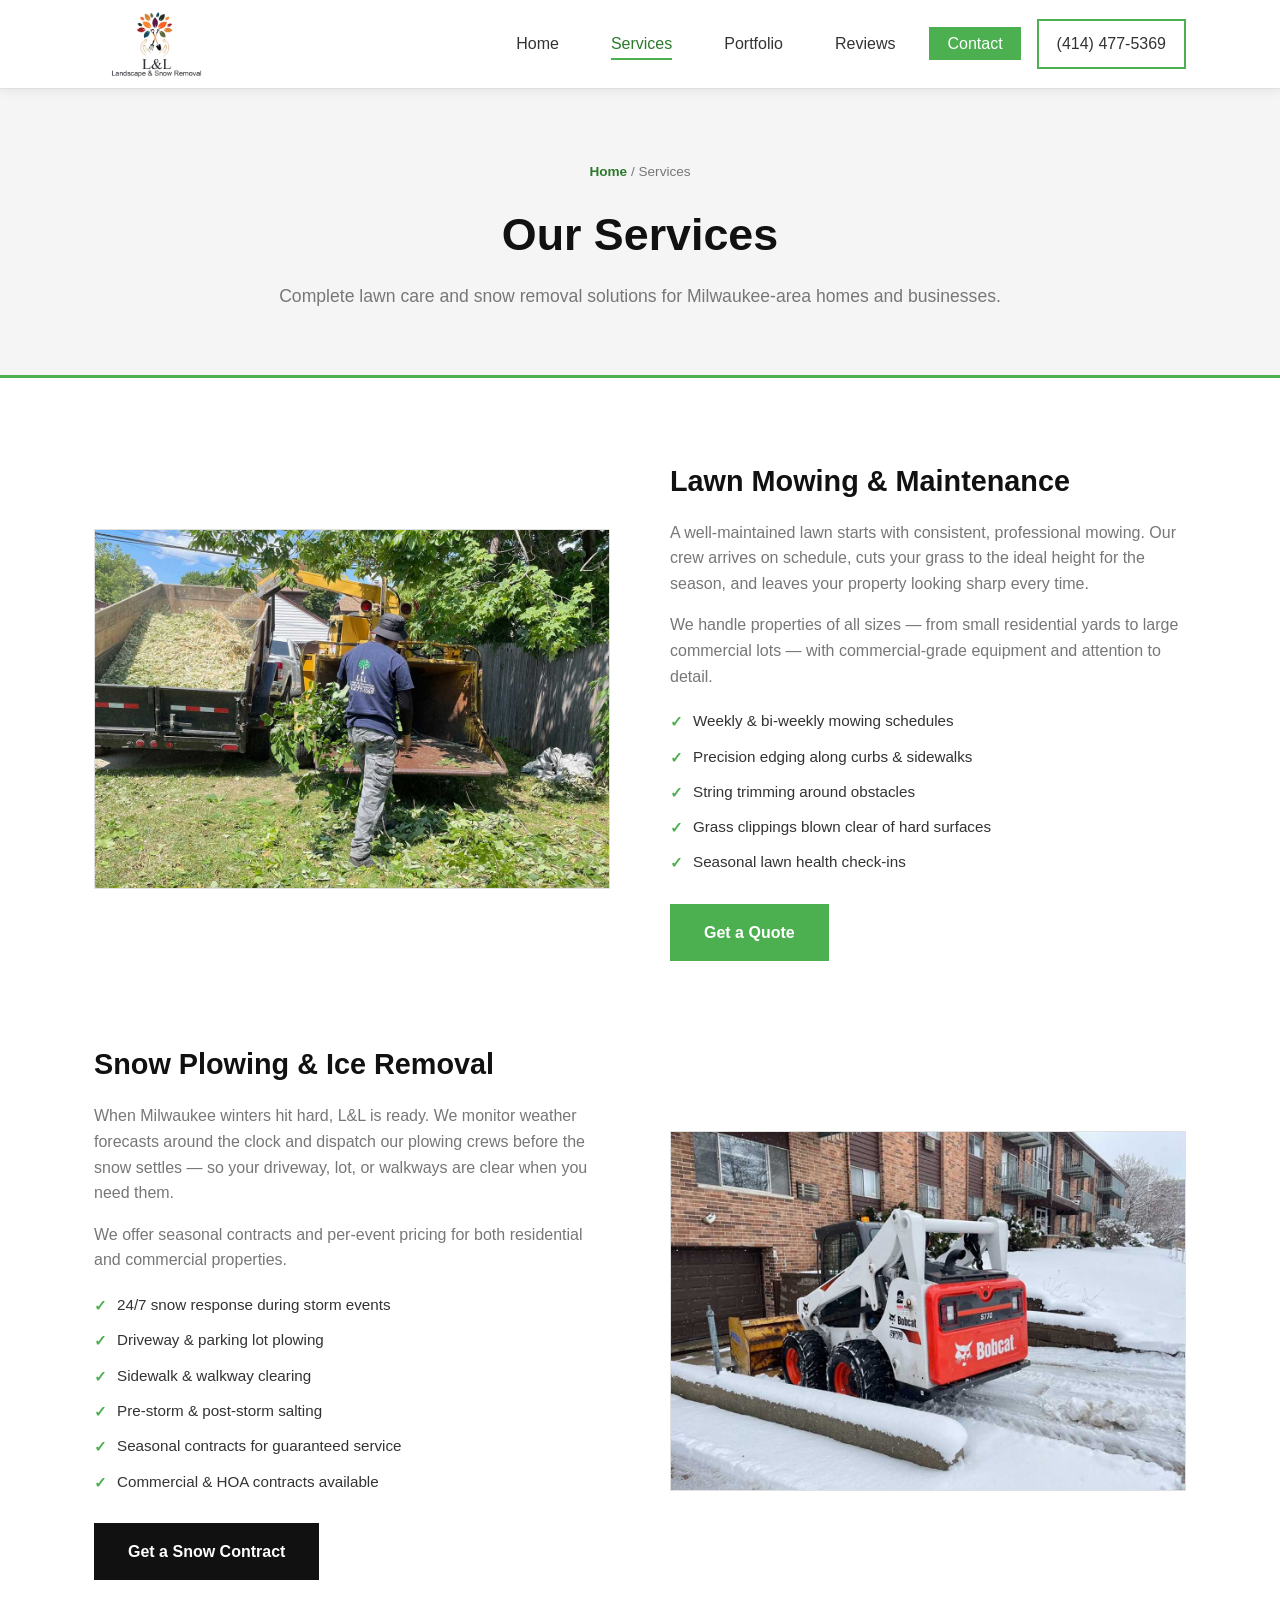
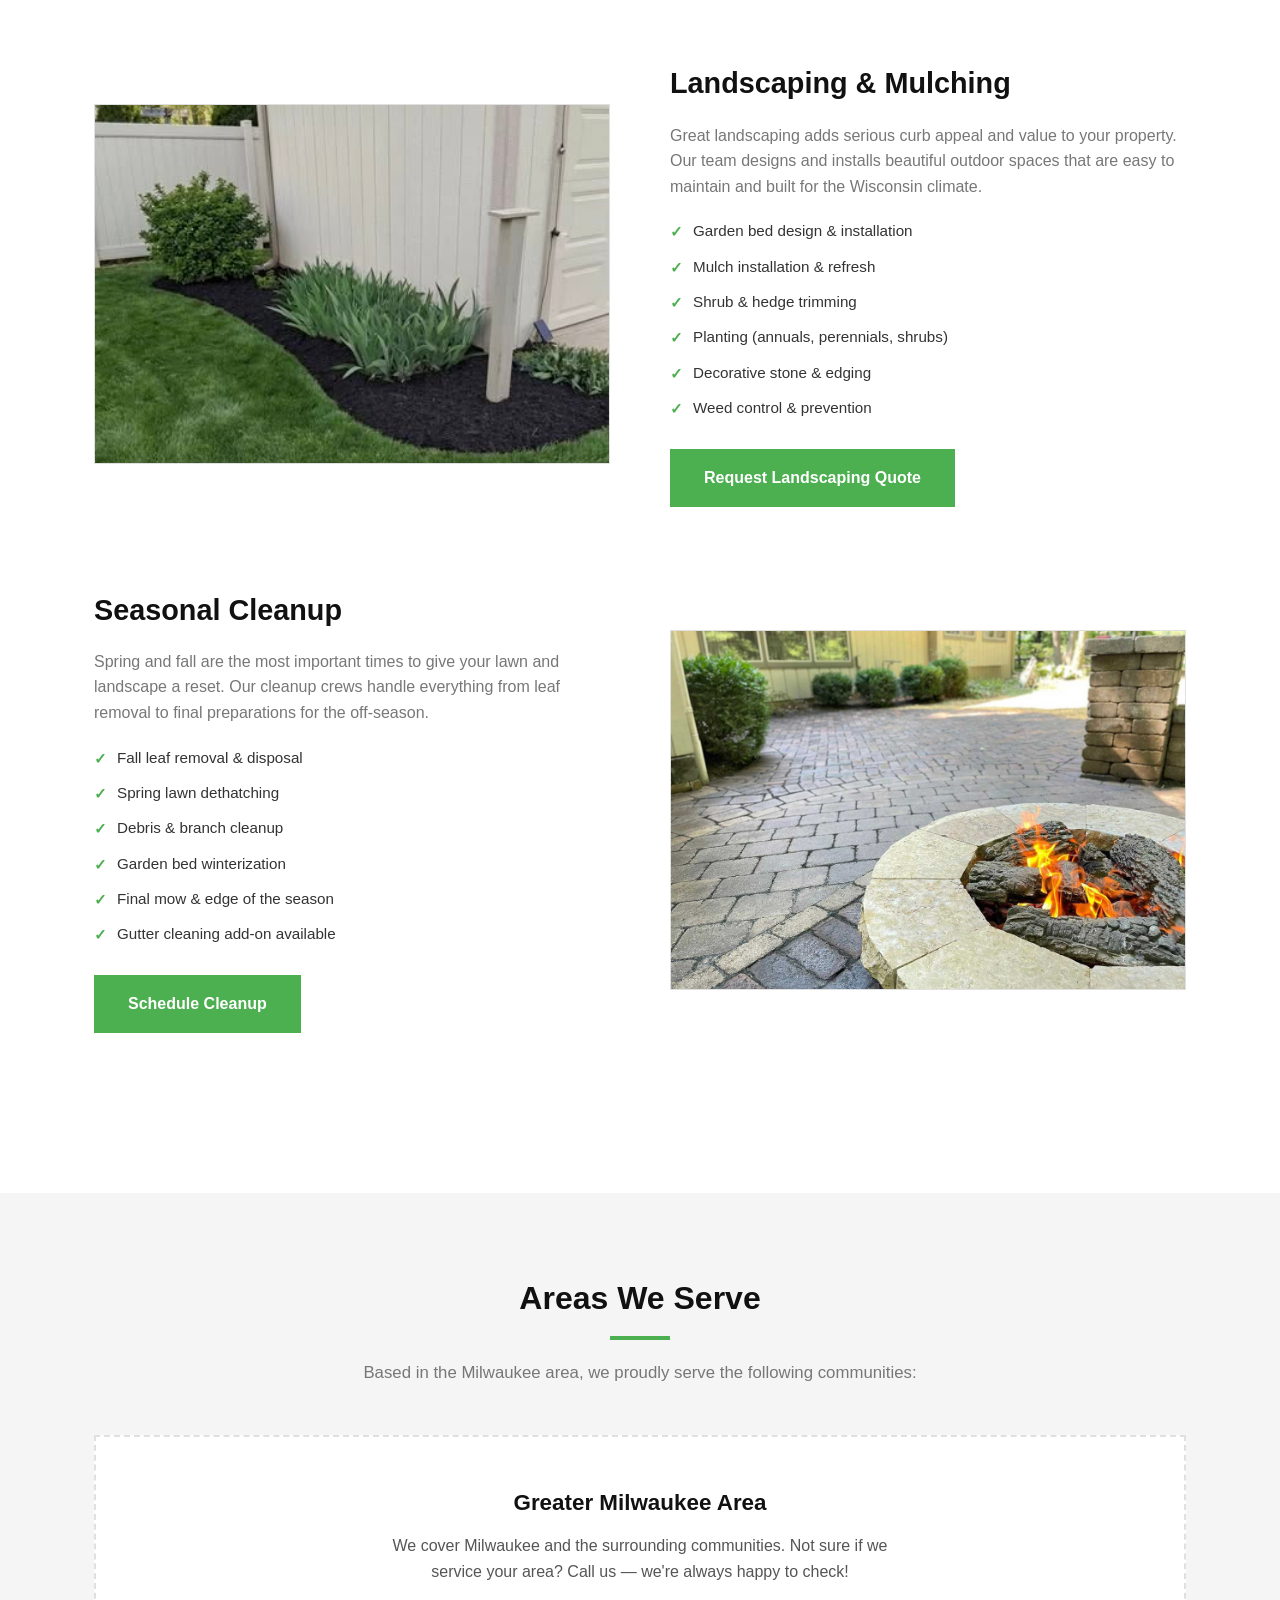
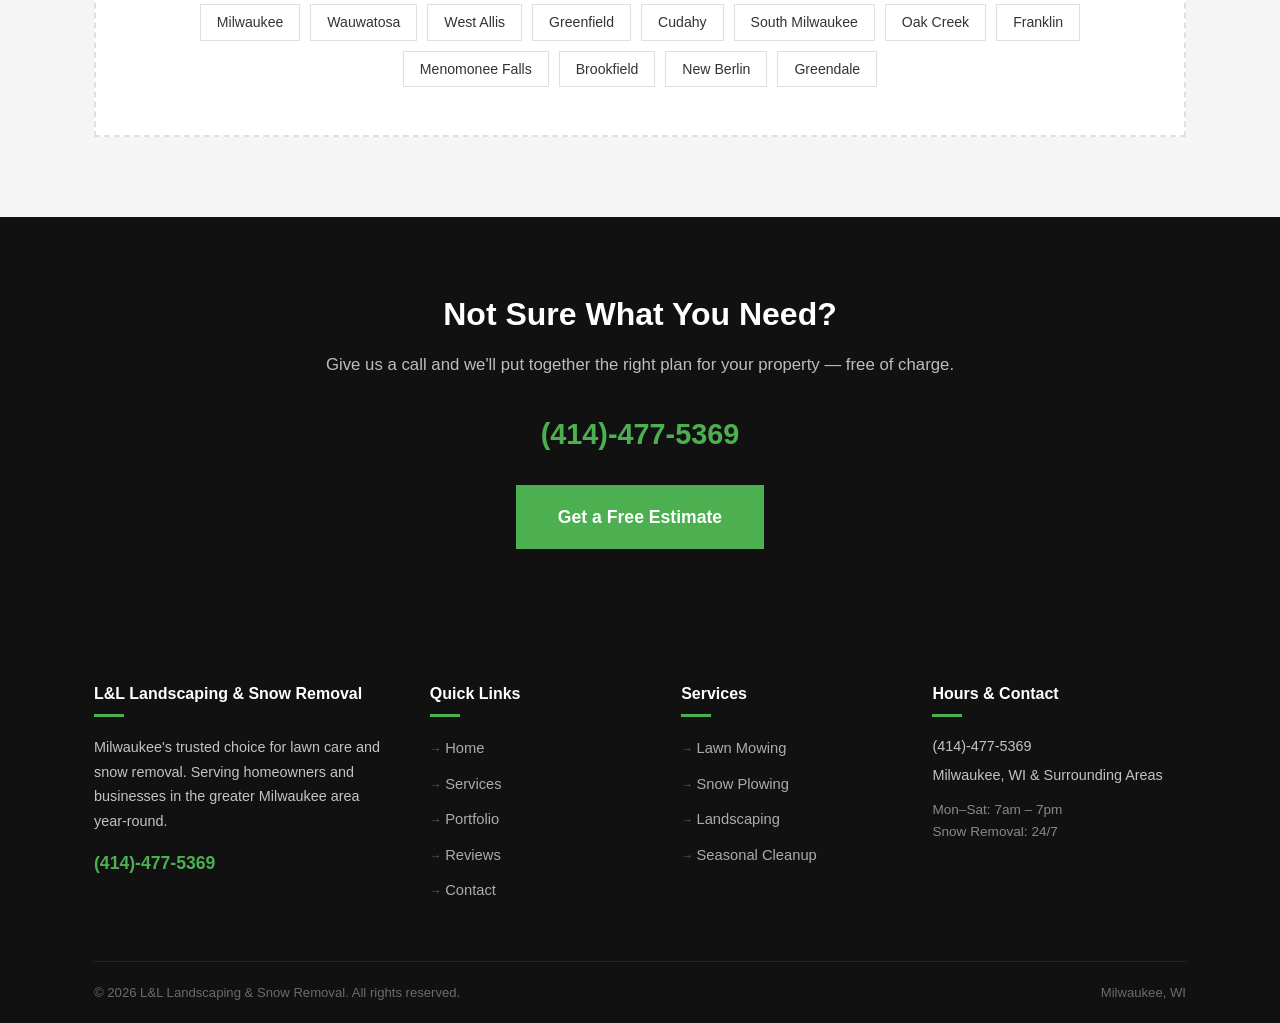
<file: L&LLandscaping/services.html>
<!DOCTYPE html>
<html lang="en">
<head>
  <meta charset="UTF-8" />
  <meta name="viewport" content="width=device-width, initial-scale=1.0" />
  <meta name="description" content="L&L Landscaping Milwaukee offers lawn mowing, snow plowing, landscaping, mulching, concrete work, and seasonal cleanup for residential and commercial properties. Free estimates." />
  <meta name="robots" content="index, follow" />
  <meta name="author" content="L&L Landscaping &amp; Snow Removal" />
  <meta name="geo.region" content="US-WI" />
  <meta name="geo.placename" content="Milwaukee, WI" />
  <meta name="keywords" content="lawn mowing Milwaukee, snow plowing Milwaukee, landscaping Milwaukee WI, mulching service Milwaukee, seasonal cleanup Milwaukee, concrete work Milwaukee, shrub trimming Milwaukee" />

  <!-- Open Graph -->
  <meta property="og:type" content="website" />
  <meta property="og:title" content="Services | L&L Landscaping &amp; Snow Removal | Milwaukee, WI" />
  <meta property="og:description" content="Lawn mowing, snow plowing, landscaping, mulching, concrete, and seasonal cleanup in Milwaukee, WI. Free estimates — call (414) 477-5369." />
  <meta property="og:image" content="assets/Landscape-and-Snow-Removal-logo-alt.jpg" />
  <meta property="og:locale" content="en_US" />

  <!-- Twitter Card -->
  <meta name="twitter:card" content="summary_large_image" />
  <meta name="twitter:title" content="Services | L&L Landscaping &amp; Snow Removal | Milwaukee, WI" />
  <meta name="twitter:description" content="Lawn care, snow removal, landscaping, and more in Milwaukee, WI. Free estimates. Call (414) 477-5369." />
  <meta name="twitter:image" content="assets/Landscape-and-Snow-Removal-logo-alt.jpg" />

  <title>Services | L&amp;L Landscaping &amp; Snow Removal | Milwaukee, WI</title>
  <link rel="stylesheet" href="css/styles.css" />

  <!-- Service Schema -->
  <script type="application/ld+json">
  {
    "@context": "https://schema.org",
    "@type": "ItemList",
    "name": "L&L Landscaping & Snow Removal Services",
    "itemListElement": [
      {"@type": "ListItem", "position": 1, "name": "Lawn Mowing & Maintenance", "description": "Regular mowing, edging, and trimming for residential and commercial properties in Milwaukee."},
      {"@type": "ListItem", "position": 2, "name": "Snow Plowing & Removal", "description": "24/7 snow plowing and salting for driveways, parking lots, and walkways in Milwaukee."},
      {"@type": "ListItem", "position": 3, "name": "Landscaping & Mulching", "description": "Professional landscaping, mulch installation, and garden bed cleanup in the Milwaukee area."},
      {"@type": "ListItem", "position": 4, "name": "Fall & Spring Cleanup", "description": "Seasonal lawn cleanups including leaf removal and dethatching across Milwaukee."},
      {"@type": "ListItem", "position": 5, "name": "Concrete Work", "description": "Concrete driveways, walkways, and patios installed in Milwaukee and surrounding suburbs."},
      {"@type": "ListItem", "position": 6, "name": "Shrub & Hedge Trimming", "description": "Precision shrub and hedge trimming for Milwaukee homeowners and businesses."}
    ]
  }
  </script>
</head>
<body>

<!-- NAV -->
<nav class="nav">
  <div class="container nav-inner">
    <a href="index.html" class="nav-logo">
      <img src="assets/Landscape-and-Snow-Removal-logo-alt.jpg" alt="L&amp;L Landscape &amp; Snow Removal" />
    </a>
    <ul class="nav-links">
      <li><a href="index.html">Home</a></li>
      <li><a href="services.html" class="active">Services</a></li>
      <li><a href="portfolio.html">Portfolio</a></li>
      <li><a href="reviews.html">Reviews</a></li>
      <li><a href="contact.html" class="nav-cta">Contact</a></li>
      <li><a href="tel:4144775369" class="nav-phone">(414) 477-5369</a></li>
    </ul>
    <div class="nav-toggle" aria-label="Toggle menu">
      <span></span><span></span><span></span>
    </div>
  </div>
</nav>

<!-- PAGE HERO -->
<div class="page-hero">
  <div class="container">
    <div class="breadcrumb"><a href="index.html">Home</a> / Services</div>
    <h1>Our Services</h1>
    <p>Complete lawn care and snow removal solutions for Milwaukee-area homes and businesses.</p>
  </div>
</div>

<!-- SERVICES DETAIL -->
<section class="section">
  <div class="container">

    <!-- Lawn Mowing -->
    <div id="lawn" class="service-row">
      <div class="service-visual"><img src="assets/TreeRemovalLL.jpg" alt="Lawn mowing and maintenance" /></div>
      <div class="service-text">
        <h2>Lawn Mowing &amp; Maintenance</h2>
        <p>A well-maintained lawn starts with consistent, professional mowing. Our crew arrives on schedule, cuts your grass to the ideal height for the season, and leaves your property looking sharp every time.</p>
        <p>We handle properties of all sizes — from small residential yards to large commercial lots — with commercial-grade equipment and attention to detail.</p>
        <ul class="service-list">
          <li>Weekly &amp; bi-weekly mowing schedules</li>
          <li>Precision edging along curbs &amp; sidewalks</li>
          <li>String trimming around obstacles</li>
          <li>Grass clippings blown clear of hard surfaces</li>
          <li>Seasonal lawn health check-ins</li>
        </ul>
        <a href="contact.html" class="btn btn-primary">Get a Quote</a>
      </div>
    </div>

    <!-- Snow Removal -->
    <div id="snow" class="service-row reverse">
      <div class="service-visual"><img src="assets/SnowPlowLL.jpg" alt="Snow plowing and ice removal" /></div>
      <div class="service-text">
        <h2>Snow Plowing &amp; Ice Removal</h2>
        <p>When Milwaukee winters hit hard, L&amp;L is ready. We monitor weather forecasts around the clock and dispatch our plowing crews before the snow settles — so your driveway, lot, or walkways are clear when you need them.</p>
        <p>We offer seasonal contracts and per-event pricing for both residential and commercial properties.</p>
        <ul class="service-list">
          <li>24/7 snow response during storm events</li>
          <li>Driveway &amp; parking lot plowing</li>
          <li>Sidewalk &amp; walkway clearing</li>
          <li>Pre-storm &amp; post-storm salting</li>
          <li>Seasonal contracts for guaranteed service</li>
          <li>Commercial &amp; HOA contracts available</li>
        </ul>
        <a href="contact.html" class="btn btn-snow">Get a Snow Contract</a>
      </div>
    </div>

    <!-- Landscaping -->
    <div id="landscaping" class="service-row">
      <div class="service-visual"><img src="assets/LLMulch3.jpg" alt="Landscaping and mulching" /></div>
      <div class="service-text">
        <h2>Landscaping &amp; Mulching</h2>
        <p>Great landscaping adds serious curb appeal and value to your property. Our team designs and installs beautiful outdoor spaces that are easy to maintain and built for the Wisconsin climate.</p>
        <ul class="service-list">
          <li>Garden bed design &amp; installation</li>
          <li>Mulch installation &amp; refresh</li>
          <li>Shrub &amp; hedge trimming</li>
          <li>Planting (annuals, perennials, shrubs)</li>
          <li>Decorative stone &amp; edging</li>
          <li>Weed control &amp; prevention</li>
        </ul>
        <a href="contact.html" class="btn btn-primary">Request Landscaping Quote</a>
      </div>
    </div>

    <!-- Seasonal Cleanup -->
    <div id="cleanup" class="service-row reverse">
      <div class="service-visual"><img src="assets/PatioLL.jpg" alt="Seasonal cleanup" /></div>
      <div class="service-text">
        <h2>Seasonal Cleanup</h2>
        <p>Spring and fall are the most important times to give your lawn and landscape a reset. Our cleanup crews handle everything from leaf removal to final preparations for the off-season.</p>
        <ul class="service-list">
          <li>Fall leaf removal &amp; disposal</li>
          <li>Spring lawn dethatching</li>
          <li>Debris &amp; branch cleanup</li>
          <li>Garden bed winterization</li>
          <li>Final mow &amp; edge of the season</li>
          <li>Gutter cleaning add-on available</li>
        </ul>
        <a href="contact.html" class="btn btn-primary">Schedule Cleanup</a>
      </div>
    </div>

  </div>
</section>

<!-- SERVICE AREA -->
<section class="section section-alt">
  <div class="container">
    <p class="section-title">Areas We Serve</p>
    <div class="divider"></div>
    <p class="section-sub">Based in the Milwaukee area, we proudly serve the following communities:</p>
    <div class="area-box">
      <h3>Greater Milwaukee Area</h3>
      <p style="color:#555;max-width:500px;margin:0 auto;">We cover Milwaukee and the surrounding communities. Not sure if we service your area? Call us — we're always happy to check!</p>
      <div class="area-cities">
        <span class="city-tag">Milwaukee</span>
        <span class="city-tag">Wauwatosa</span>
        <span class="city-tag">West Allis</span>
        <span class="city-tag">Greenfield</span>
        <span class="city-tag">Cudahy</span>
        <span class="city-tag">South Milwaukee</span>
        <span class="city-tag">Oak Creek</span>
        <span class="city-tag">Franklin</span>
        <span class="city-tag">Menomonee Falls</span>
        <span class="city-tag">Brookfield</span>
        <span class="city-tag">New Berlin</span>
        <span class="city-tag">Greendale</span>
      </div>
    </div>
  </div>
</section>

<!-- CTA STRIP -->
<section class="cta-strip">
  <div class="container">
    <h2>Not Sure What You Need?</h2>
    <p>Give us a call and we'll put together the right plan for your property — free of charge.</p>
    <div>
      <a href="tel:4144775369" class="phone">(414)-477-5369</a>
    </div>
    <a href="contact.html" class="btn btn-primary" style="font-size:1.1rem;padding:16px 40px;">Get a Free Estimate</a>
  </div>
</section>

<!-- FOOTER -->
<footer class="footer">
  <div class="container">
    <div class="footer-grid">
      <div class="footer-col footer-brand">
        <h4>L&amp;L Landscaping &amp; Snow Removal</h4>
        <p>Milwaukee's trusted choice for lawn care and snow removal. Serving homeowners and businesses in the greater Milwaukee area year-round.</p>
        <a href="tel:4144775369" class="phone-link">(414)-477-5369</a>
      </div>
      <div class="footer-col">
        <h4>Quick Links</h4>
        <ul>
          <li><a href="index.html">Home</a></li>
          <li><a href="services.html">Services</a></li>
          <li><a href="portfolio.html">Portfolio</a></li>
          <li><a href="reviews.html">Reviews</a></li>
          <li><a href="contact.html">Contact</a></li>
        </ul>
      </div>
      <div class="footer-col">
        <h4>Services</h4>
        <ul>
          <li><a href="services.html#lawn">Lawn Mowing</a></li>
          <li><a href="services.html#snow">Snow Plowing</a></li>
          <li><a href="services.html#landscaping">Landscaping</a></li>
          <li><a href="services.html#cleanup">Seasonal Cleanup</a></li>
        </ul>
      </div>
      <div class="footer-col footer-hours">
        <h4>Hours &amp; Contact</h4>
        <p><a href="tel:4144775369" style="color:rgba(255,255,255,.75)">(414)-477-5369</a></p>
        <p>Milwaukee, WI &amp; Surrounding Areas</p>
        <p style="margin-top:12px;font-size:.85rem;color:rgba(255,255,255,.5);">Mon–Sat: 7am – 7pm<br/>Snow Removal: 24/7</p>
      </div>
    </div>
  </div>
  <div class="container">
    <div class="footer-bottom">
      <span>&copy; 2026 L&amp;L Landscaping &amp; Snow Removal. All rights reserved.</span>
      <span>Milwaukee, WI</span>
    </div>
  </div>
</footer>

<script src="js/main.js"></script>
</body>
</html>
</file>
<file: L&LLandscaping/css/styles.css>
/* ===== RESET & BASE ===== */
*, *::before, *::after { box-sizing: border-box; margin: 0; padding: 0; }

:root {
  --green:        #4caf50;
  --green-dark:   #2d7a2d;
  --green-pale:   #e8f5e9;
  --black:        #111111;
  --black-soft:   #1e1e1e;
  --text-dark:    #111111;
  --text-body:    #333333;
  --text-muted:   #777777;
  --white:        #ffffff;
  --gray-light:   #f5f5f5;
  --gray-border:  #e0e0e0;
  --shadow-sm:    0 2px 10px rgba(0,0,0,.08);
  --shadow:       0 4px 24px rgba(0,0,0,.10);
  --radius:       0px;
  --transition:   .3s ease;
}

html { scroll-behavior: smooth; }

body {
  font-family: 'Segoe UI', Arial, sans-serif;
  font-size: 16px;
  color: var(--text-body);
  background: var(--white);
  line-height: 1.6;
}

a { text-decoration: none; color: inherit; }
img { max-width: 100%; display: block; }
ul { list-style: none; }

/* ===== UTILITY ===== */
.container { max-width: 1140px; margin: 0 auto; padding: 0 24px; }
.section { padding: 80px 0; }
.section-alt { background: var(--gray-light); }

.section-title {
  font-size: 2rem;
  font-weight: 700;
  color: var(--black);
  text-align: center;
  margin-bottom: 12px;
}
.section-sub {
  text-align: center;
  color: var(--text-muted);
  margin-bottom: 48px;
  font-size: 1.05rem;
}
.divider {
  width: 60px; height: 4px;
  background: var(--green);
  margin: 0 auto 20px;
  border-radius: 0;
}

.btn {
  display: inline-block;
  padding: 14px 32px;
  border-radius: var(--radius);
  font-weight: 600;
  font-size: 1rem;
  cursor: pointer;
  transition: var(--transition);
  border: 2px solid transparent;
}
.btn-primary {
  background: var(--green);
  color: var(--white);
  border-color: var(--green);
}
.btn-primary:hover {
  background: var(--green-dark);
  border-color: var(--green-dark);
}
.btn-outline {
  background: transparent;
  color: var(--white);
  border-color: var(--white);
}
.btn-outline:hover {
  background: var(--white);
  color: var(--black);
}
.btn-dark {
  background: var(--black);
  color: var(--white);
  border-color: var(--black);
}
.btn-dark:hover {
  background: var(--black-soft);
  border-color: var(--black-soft);
}
.btn-outline-dark {
  background: transparent;
  color: var(--black);
  border-color: var(--black);
}
.btn-outline-dark:hover {
  background: var(--black);
  color: var(--white);
}
/* keep btn-snow as alias */
.btn-snow {
  background: var(--black);
  color: var(--white);
  border-color: var(--black);
}
.btn-snow:hover { background: var(--black-soft); border-color: var(--black-soft); }

/* ===== NAV ===== */
.nav {
  position: sticky; top: 0; z-index: 1000;
  background: var(--white);
  border-bottom: 1px solid var(--gray-border);
  box-shadow: var(--shadow-sm);
}
.nav-inner {
  display: flex;
  align-items: center;
  justify-content: space-between;
  height: 88px;
}
.nav-logo {
  display: flex;
  align-items: center;
}
.nav-logo img {
  height: 86px;
  width: auto;
  display: block;
  border-radius: 0;
  padding: 3px 8px;
}

.nav-phone {
  display: flex;
  align-items: center;
  gap: 6px;
  font-size: .95rem;
  font-weight: 700;
  color: var(--green-dark);
  padding: 8px 14px;
  border-radius: var(--radius);
  border: 2px solid var(--green);
  transition: var(--transition);
  white-space: nowrap;
}
.nav-phone:hover {
  background: var(--green);
  color: var(--white);
}

.nav-links {
  display: flex;
  align-items: center;
  gap: 16px;
  flex: 1;
  justify-content: flex-end;
  padding-left: 48px;
}
.nav-links a {
  color: var(--text-body);
  padding: 10px 18px;
  border-radius: var(--radius);
  font-size: 1rem;
  font-weight: 500;
  transition: color var(--transition);
  position: relative;
}
.nav-links a:not(.nav-cta):not(.nav-phone)::after {
  content: '';
  position: absolute;
  bottom: 2px;
  left: 18px;
  right: 18px;
  height: 2px;
  background: var(--green);
  border-radius: 0;
  transform: scaleX(0);
  transition: transform var(--transition);
  transform-origin: center;
}
.nav-links a:not(.nav-cta):not(.nav-phone):hover::after,
.nav-links a:not(.nav-cta):not(.nav-phone).active::after {
  transform: scaleX(1);
}
.nav-links a:hover {
  color: var(--green-dark);
}
.nav-links a.active {
  color: var(--green-dark);
}
.nav-cta {
  background: var(--green) !important;
  color: var(--white) !important;
  padding: 8px 18px !important;
  border-radius: var(--radius) !important;
}
.nav-cta:hover { background: var(--green-dark) !important; }

/* Dropdown */
.nav-dropdown { position: relative; }

.nav-dropdown-toggle {
  display: flex;
  align-items: center;
  gap: 4px;
  cursor: pointer;
  user-select: none;
}

.nav-arrow {
  font-size: .7rem;
  transition: transform var(--transition);
  display: inline-block;
}

.nav-dropdown:hover .nav-arrow,
.nav-dropdown.open .nav-arrow {
  transform: rotate(180deg);
}

.nav-dropdown-menu {
  display: none;
  position: absolute;
  top: calc(100% + 10px);
  left: 50%;
  transform: translateX(-50%);
  background: var(--white);
  border: 1px solid var(--gray-border);
  border-radius: var(--radius);
  box-shadow: var(--shadow);
  min-width: 220px;
  padding: 8px 0;
  z-index: 200;
}

.nav-dropdown:hover .nav-dropdown-menu,
.nav-dropdown.open .nav-dropdown-menu {
  display: block;
}

.nav-dropdown-menu li a {
  display: block;
  padding: 10px 18px;
  font-size: .9rem;
  color: var(--text-body);
  border-radius: 0;
  white-space: nowrap;
}

.nav-dropdown-menu li a:hover {
  background: var(--green-pale);
  color: var(--green-dark);
}

.nav-toggle {
  display: none;
  flex-direction: column;
  gap: 5px;
  cursor: pointer;
  padding: 4px;
}
.nav-toggle span {
  display: block; width: 26px; height: 3px;
  background: var(--black);
  border-radius: 0;
  transition: var(--transition);
}

/* ===== HERO ===== */
.hero {
  position: relative;
  min-height: 88vh;
  display: flex; align-items: center;
  overflow: hidden;
  background: var(--white);
  color: var(--black);
  border-bottom: 1px solid var(--gray-border);
}
.hero-bg { display: none; }

.hero-inner {
  display: grid;
  grid-template-columns: 1fr 1fr;
  gap: 64px;
  align-items: center;
  padding-top: 72px;
  padding-bottom: 72px;
  width: 100%;
}

/* Left column */
.hero-left {
  display: flex;
  flex-direction: column;
}
.hero-content { margin-bottom: 0; }

.hero-badge {
  display: inline-block;
  background: var(--green-pale);
  border: 1px solid var(--green);
  color: var(--green-dark);
  font-size: .82rem;
  font-weight: 700;
  letter-spacing: .06em;
  text-transform: uppercase;
  padding: 6px 16px;
  border-radius: 0;
  margin-bottom: 20px;
}
.hero h1 {
  font-size: clamp(2rem, 4vw, 3.4rem);
  font-weight: 800;
  line-height: 1.15;
  color: var(--black);
  margin-bottom: 20px;
}
.hero h1 em {
  font-style: normal;
  color: var(--green);
}
.hero p {
  font-size: 1.1rem;
  color: var(--text-muted);
  margin-bottom: 32px;
}
.hero-actions { display: flex; gap: 14px; flex-wrap: wrap; }

.hero-stats {
  display: flex;
  gap: 0;
  margin-top: 48px;
  border-top: 1px solid var(--gray-border);
  padding-top: 32px;
}
.hero-stat {
  flex: 1;
  text-align: center;
  padding: 0 16px;
  border-right: 1px solid var(--gray-border);
}
.hero-stat:first-child { padding-left: 0; text-align: left; }
.hero-stat:last-child  { border-right: none; }
.hero-stat .num {
  font-size: 1.9rem;
  font-weight: 800;
  color: var(--green);
  line-height: 1;
}
.hero-stat .label {
  font-size: .75rem;
  color: var(--text-muted);
  margin-top: 4px;
  text-transform: uppercase;
  letter-spacing: .06em;
}

/* Right column */
.hero-right {
  display: flex;
  align-items: center;
  justify-content: center;
}
.hero-logo-wrap {
  display: flex;
  align-items: center;
  justify-content: center;
  width: 100%;
  max-width: 440px;
}
.hero-logo-wrap img {
  width: 100%;
  height: auto;
  display: block;
  border-radius: 0;
}

/* ===== PAGE HERO (inner pages) ===== */
.page-hero {
  background: var(--gray-light);
  border-bottom: 3px solid var(--green);
  color: var(--black);
  padding: 72px 0 64px;
  text-align: center;
}
.page-hero h1 {
  font-size: clamp(1.8rem, 4vw, 2.8rem);
  font-weight: 800;
  color: var(--black);
  margin-bottom: 12px;
}
.page-hero p { color: var(--text-muted); font-size: 1.1rem; }
.breadcrumb {
  font-size: .85rem;
  color: var(--text-muted);
  margin-bottom: 16px;
}
.breadcrumb a { color: var(--green-dark); font-weight: 600; }
.breadcrumb a:hover { text-decoration: underline; }

/* ===== FEATURES STRIP ===== */
.features-strip {
  background: var(--black);
  padding: 20px 0;
}
.features-strip-inner {
  display: flex;
  justify-content: center;
  flex-wrap: wrap;
  gap: 32px;
}
.feature-item {
  display: flex;
  align-items: center;
  gap: 10px;
  color: var(--white);
  font-size: .92rem;
  font-weight: 500;
}
.feature-item .icon { font-size: 1.2rem; }

/* ===== SERVICE CARDS ===== */
.cards-grid {
  display: grid;
  grid-template-columns: repeat(auto-fit, minmax(280px, 1fr));
  gap: 28px;
}
.card {
  background: var(--white);
  border-radius: 0;
  box-shadow: var(--shadow);
  border: 1px solid var(--gray-border);
  overflow: hidden;
  transition: transform var(--transition), box-shadow var(--transition);
}
.card:hover {
  transform: translateY(-5px);
  box-shadow: 0 12px 36px rgba(0,0,0,.13);
}
.card-icon-wrap {
  height: 120px;
  display: flex; align-items: center; justify-content: center;
  font-size: 3.2rem;
  background: var(--gray-light);
  border-bottom: 2px solid var(--gray-border);
}
.card-icon-wrap.green { background: var(--green-pale); border-bottom-color: var(--green); }
.card-icon-wrap.blue  { background: #f5f5f5; }
.card-icon-wrap.earth { background: #fafafa; }
.card-img {
  height: 200px;
  overflow: hidden;
}
.card-img img {
  width: 100%;
  height: 100%;
  object-fit: cover;
  display: block;
  transition: transform .4s ease;
}
.card:hover .card-img img {
  transform: scale(1.04);
}
.card-body { padding: 24px; }
.card-body h3 { font-size: 1.15rem; font-weight: 700; color: var(--black); margin-bottom: 10px; }
.card-body p  { font-size: .93rem; color: var(--text-muted); line-height: 1.65; }
.card-link {
  display: inline-flex;
  align-items: center;
  gap: 6px;
  margin-top: 16px;
  font-size: .9rem;
  font-weight: 600;
  color: var(--green-dark);
  transition: gap var(--transition);
}
.card-link:hover { gap: 10px; }

/* ===== WHY US ===== */
.why-grid {
  display: grid;
  grid-template-columns: repeat(auto-fit, minmax(220px, 1fr));
  gap: 32px;
  text-align: center;
}
.why-item .why-icon {
  width: 72px; height: 72px;
  background: var(--green-pale);
  border: 2px solid var(--green);
  border-radius: 50%;
  display: flex; align-items: center; justify-content: center;
  font-size: 2rem;
  margin: 0 auto 18px;
}
.why-item h3 { font-size: 1.1rem; font-weight: 700; color: var(--black); margin-bottom: 8px; }
.why-item p  { font-size: .9rem; color: var(--text-muted); }

/* ===== SEASONAL BANNER ===== */
.seasonal-banner {
  background: var(--black);
  color: var(--white);
  padding: 60px 0;
}
.seasonal-banner-inner {
  display: flex;
  align-items: center;
  justify-content: space-between;
  gap: 32px;
  flex-wrap: wrap;
}
.seasonal-text h2 { font-size: 1.9rem; font-weight: 800; margin-bottom: 10px; }
.seasonal-text p  { color: rgba(255,255,255,.72); max-width: 500px; }
.snowflake-deco {
  font-size: 5rem;
  opacity: .12;
  position: absolute;
  right: 60px; top: 50%;
  transform: translateY(-50%);
  pointer-events: none;
}

/* ===== TESTIMONIALS ===== */
.testimonials-grid {
  display: flex;
  flex-direction: column;
  gap: 20px;
}
.testimonial {
  background: var(--white);
  border-radius: 0;
  padding: 28px 32px;
  box-shadow: var(--shadow-sm);
  border: 1px solid var(--gray-border);
  border-left: 4px solid var(--green);
  display: flex;
  gap: 40px;
  align-items: flex-start;
}
.testimonial-body {
  flex: 1;
  min-width: 0;
}
.testimonial .stars { color: #f9a825; font-size: 1.1rem; margin-bottom: 14px; }
.testimonial blockquote { font-size: .95rem; color: #444; line-height: 1.7; font-style: italic; margin-bottom: 18px; }
.testimonial .author { font-weight: 700; font-size: .88rem; color: var(--black); }
.testimonial .author span { font-weight: 400; color: var(--text-muted); }

/* ===== CTA STRIP ===== */
.cta-strip {
  background: var(--black);
  color: var(--white);
  padding: 72px 0;
  text-align: center;
}
.cta-strip h2 { font-size: 2rem; font-weight: 800; margin-bottom: 12px; }
.cta-strip p  { color: rgba(255,255,255,.72); margin-bottom: 32px; font-size: 1.05rem; }
.cta-strip .phone {
  display: inline-block;
  font-size: 1.8rem;
  font-weight: 800;
  color: var(--green);
  margin-bottom: 28px;
}
.cta-strip .phone:hover { text-decoration: underline; }

/* ===== CONTACT SECTION ===== */
.contact-grid {
  display: grid;
  grid-template-columns: 1fr 1.4fr;
  gap: 48px;
  align-items: start;
}
.contact-info h3 { font-size: 1.4rem; font-weight: 700; color: var(--black); margin-bottom: 24px; }
.contact-detail {
  display: flex;
  gap: 14px;
  margin-bottom: 20px;
  align-items: flex-start;
}
.contact-detail .ci-icon {
  width: 44px; height: 44px;
  border-radius: 50%;
  display: flex; align-items: center; justify-content: center;
  font-size: 1.2rem;
  flex-shrink: 0;
}
.ci-icon.green-bg { background: var(--green-pale); border: 1.5px solid var(--green); }
.ci-icon.blue-bg  { background: var(--gray-light); border: 1.5px solid var(--gray-border); }
.contact-detail strong { display: block; font-size: .82rem; color: var(--text-muted); text-transform: uppercase; letter-spacing: .05em; }
.contact-detail a, .contact-detail p { font-size: 1rem; color: var(--text-dark); margin-top: 2px; }
.contact-detail a:hover { color: var(--green-dark); }

.contact-form {
  background: var(--white);
  border-radius: 0;
  padding: 36px;
  box-shadow: var(--shadow);
  border: 1px solid var(--gray-border);
}
.contact-form h3 { font-size: 1.4rem; font-weight: 700; color: var(--black); margin-bottom: 24px; }
.form-row { display: grid; grid-template-columns: 1fr 1fr; gap: 16px; }
.form-group { margin-bottom: 18px; }
.form-group label { display: block; font-size: .88rem; font-weight: 600; color: var(--text-dark); margin-bottom: 6px; }
.form-group input,
.form-group select,
.form-group textarea {
  width: 100%;
  padding: 12px 14px;
  border: 2px solid var(--gray-border);
  border-radius: var(--radius);
  font-size: .95rem;
  font-family: inherit;
  transition: border-color var(--transition);
  outline: none;
  background: var(--gray-light);
  color: var(--text-dark);
}
.form-group input:focus,
.form-group select:focus,
.form-group textarea:focus { border-color: var(--green); background: var(--white); }
.form-group textarea { resize: vertical; min-height: 110px; }
.form-submit { width: 100%; padding: 15px; font-size: 1rem; }

/* ===== SERVICE DETAIL ROWS ===== */
.service-row {
  display: grid;
  grid-template-columns: 1fr 1fr;
  gap: 60px;
  align-items: center;
  margin-bottom: 80px;
}
.service-row.reverse { direction: rtl; }
.service-row.reverse > * { direction: ltr; }
.service-visual {
  border-radius: 0;
  height: 360px;
  overflow: hidden;
  border: 1px solid var(--gray-border);
}
.service-visual img {
  width: 100%;
  height: 100%;
  object-fit: cover;
  display: block;
}
.service-text h2 { font-size: 1.8rem; font-weight: 800; color: var(--black); margin-bottom: 16px; }
.service-text p  { color: var(--text-muted); margin-bottom: 16px; }
.service-list { margin: 20px 0 28px; }
.service-list li {
  display: flex; gap: 10px;
  align-items: flex-start;
  margin-bottom: 10px;
  font-size: .95rem;
  color: var(--text-body);
}
.service-list li::before {
  content: '✓';
  color: var(--green);
  font-weight: 700;
  flex-shrink: 0;
  margin-top: 1px;
}

/* ===== ABOUT ===== */
.about-hero-content {
  display: grid;
  grid-template-columns: 1fr 1fr;
  gap: 60px;
  align-items: center;
}
.about-visual {
  background: var(--white);
  border-radius: 0;
  height: 560px;
  display: flex; align-items: center; justify-content: center;
  position: relative;
  overflow: hidden;
  padding: 0;
}
.about-visual img {
  width: 100%;
  height: 100%;
  object-fit: cover;
  display: block;
}
.about-text h2 { font-size: 1.9rem; font-weight: 800; color: var(--black); margin-bottom: 16px; }
.about-text p  { color: var(--text-muted); margin-bottom: 14px; line-height: 1.75; }
.values-grid {
  display: grid;
  grid-template-columns: repeat(auto-fit, minmax(200px, 1fr));
  gap: 24px;
  margin-top: 16px;
}
.value-card {
  background: var(--white);
  border-radius: 0;
  padding: 24px 20px;
  text-align: center;
  box-shadow: var(--shadow-sm);
  border: 1px solid var(--gray-border);
  border-top: 4px solid var(--green);
}
.value-card .v-icon { font-size: 2rem; margin-bottom: 12px; }
.value-card h4 { font-size: 1rem; font-weight: 700; color: var(--black); margin-bottom: 8px; }
.value-card p  { font-size: .87rem; color: var(--text-muted); }

/* ===== SERVICE AREA ===== */
.area-box {
  background: var(--white);
  border-radius: 0;
  padding: 48px 32px;
  text-align: center;
  border: 2px dashed var(--gray-border);
}
.area-box .map-icon { font-size: 4rem; margin-bottom: 20px; }
.area-box h3 { font-size: 1.4rem; font-weight: 700; color: var(--black); margin-bottom: 12px; }
.area-cities {
  display: flex;
  flex-wrap: wrap;
  gap: 10px;
  justify-content: center;
  margin-top: 20px;
}
.city-tag {
  background: var(--white);
  border: 1.5px solid var(--gray-border);
  border-radius: 0;
  padding: 6px 16px;
  font-size: .88rem;
  color: var(--text-body);
}
.city-tag:hover {
  border-color: var(--green);
  color: var(--green-dark);
}

/* ===== PORTFOLIO ===== */
.portfolio-grid {
  display: flex;
  overflow-x: auto;
  gap: 8px;
  scroll-snap-type: x mandatory;
  -webkit-overflow-scrolling: touch;
  padding-bottom: 8px;
}
.portfolio-scroller { position: relative; }
.portfolio-arrow {
  position: absolute;
  top: 50%;
  transform: translateY(-50%);
  z-index: 10;
  background: rgba(0,0,0,.55);
  color: var(--white);
  border: none;
  width: 48px;
  height: 48px;
  border-radius: 50%;
  font-size: 2rem;
  line-height: 1;
  cursor: pointer;
  display: flex;
  align-items: center;
  justify-content: center;
  transition: background var(--transition);
}
.portfolio-arrow:hover { background: var(--green); }
.portfolio-arrow-prev { left: 12px; }
.portfolio-arrow-next { right: 12px; }
.portfolio-grid::-webkit-scrollbar { height: 6px; }
.portfolio-grid::-webkit-scrollbar-track { background: var(--gray-light); }
.portfolio-grid::-webkit-scrollbar-thumb { background: var(--green); border-radius: 0; }
.portfolio-card {
  position: relative;
  flex: 0 0 320px;
  overflow: hidden;
  cursor: zoom-in;
  aspect-ratio: 1 / 1;
  scroll-snap-align: start;
}
.portfolio-card img {
  width: 100%;
  height: 100%;
  object-fit: cover;
  display: block;
  transition: transform .4s ease;
}
.portfolio-card:hover img {
  transform: scale(1.05);
}

/* ===== REVIEWS RATING SUMMARY ===== */
.rating-summary {
  display: grid;
  grid-template-columns: 1fr 1fr;
  gap: 48px;
  align-items: center;
  background: var(--white);
  border-radius: 0;
  padding: 40px 48px;
  box-shadow: var(--shadow);
  border: 1px solid var(--gray-border);
}
.rating-left {
  display: flex;
  flex-direction: column;
  gap: 28px;
}
.rating-photos {
  display: grid;
  grid-template-columns: repeat(3, 1fr);
  gap: 8px;
}
.rating-photos img {
  width: 100%;
  aspect-ratio: 1 / 1;
  object-fit: cover;
  border-radius: 0;
  display: block;
}
.rating-score { text-align: center; }
.rating-number {
  font-size: 4rem;
  font-weight: 800;
  color: var(--green);
  line-height: 1;
}
.rating-stars {
  color: #f9a825;
  font-size: 1.4rem;
  margin: 6px 0 4px;
}
.rating-label {
  font-size: .82rem;
  color: var(--text-muted);
  text-transform: uppercase;
  letter-spacing: .06em;
  font-weight: 600;
}
.rating-bars { display: flex; flex-direction: column; gap: 10px; }
.rating-bar-row {
  display: flex;
  align-items: center;
  gap: 12px;
  font-size: .88rem;
}
.bar-label { width: 48px; color: var(--text-muted); flex-shrink: 0; }
.bar-track {
  flex: 1;
  height: 10px;
  background: var(--gray-light);
  border-radius: 0;
  overflow: hidden;
}
.bar-fill {
  height: 100%;
  background: var(--green);
  border-radius: 0;
}
.bar-count { width: 32px; color: var(--text-muted); text-align: right; flex-shrink: 0; }
.rating-stats {
  display: grid;
  grid-template-columns: 1fr 1fr;
  gap: 16px 32px;
}
.r-stat .r-num {
  font-size: 1.4rem;
  font-weight: 800;
  color: var(--green);
  line-height: 1;
}
.r-stat .r-lbl {
  font-size: .78rem;
  color: var(--text-muted);
  margin-top: 4px;
  text-transform: uppercase;
  letter-spacing: .05em;
}
.review-photos {
  display: grid;
  grid-template-columns: 1fr;
  gap: 8px;
  flex-shrink: 0;
  width: 260px;
}
.review-photos.two-up {
  grid-template-columns: 1fr 1fr;
  width: 340px;
}
.review-photos img {
  width: 100%;
  height: 160px;
  object-fit: cover;
  display: block;
  border-radius: 0;
}

@media (max-width: 900px) {
  .rating-summary { grid-template-columns: 1fr; padding: 32px 24px; gap: 32px; }
  .rating-stats { grid-template-columns: 1fr 1fr; }
}

/* ===== LIGHTBOX ===== */
.lightbox {
  display: none;
  position: fixed;
  inset: 0;
  background: rgba(0,0,0,.92);
  z-index: 9999;
  align-items: center;
  justify-content: center;
  cursor: zoom-out;
}
.lightbox.active { display: flex; }
.lightbox-img {
  max-width: 90vw;
  max-height: 90vh;
  object-fit: contain;
  border-radius: 0;
  cursor: default;
  box-shadow: 0 8px 48px rgba(0,0,0,.6);
}
.lightbox-close {
  position: absolute;
  top: 20px;
  right: 28px;
  font-size: 2.4rem;
  line-height: 1;
  color: var(--white);
  background: none;
  border: none;
  cursor: pointer;
  opacity: .8;
  transition: opacity var(--transition);
}
.lightbox-close:hover { opacity: 1; }
.rating-photos img,
.review-photos img { cursor: zoom-in; }

/* ===== FOOTER ===== */
.footer {
  background: var(--black);
  color: rgba(255,255,255,.75);
  padding: 60px 0 0;
}
.footer-grid {
  display: grid;
  grid-template-columns: 1.4fr 1fr 1fr 1.2fr;
  gap: 40px;
  margin-bottom: 48px;
}
.footer-col h4 {
  font-size: 1rem;
  font-weight: 700;
  color: var(--white);
  margin-bottom: 18px;
  position: relative;
  padding-bottom: 10px;
}
.footer-col h4::after {
  content: '';
  position: absolute;
  left: 0; bottom: 0;
  width: 30px; height: 3px;
  background: var(--green);
  border-radius: 0;
}
.footer-brand p { font-size: .9rem; line-height: 1.7; margin-bottom: 16px; }
.footer-brand .phone-link {
  color: var(--green);
  font-weight: 700;
  font-size: 1.1rem;
}
.footer-col ul li { margin-bottom: 10px; }
.footer-col ul li a {
  color: rgba(255,255,255,.65);
  font-size: .92rem;
  transition: color var(--transition);
}
.footer-col ul li a:hover { color: var(--green); }
.footer-col ul li a::before { content: '→ '; font-size: .75rem; opacity: .5; }
.footer-hours p { font-size: .9rem; margin-bottom: 6px; }
.footer-bottom {
  border-top: 1px solid rgba(255,255,255,.08);
  padding: 20px 0;
  display: flex;
  justify-content: space-between;
  align-items: center;
  flex-wrap: wrap;
  gap: 12px;
  font-size: .82rem;
  color: rgba(255,255,255,.38);
}

/* ===== RESPONSIVE ===== */
@media (max-width: 900px) {
  .contact-grid       { grid-template-columns: 1fr; }
  .service-row        { grid-template-columns: 1fr; }
  .service-row.reverse { direction: ltr; }
  .about-hero-content { grid-template-columns: 1fr; }
  .footer-grid        { grid-template-columns: 1fr 1fr; }
  .seasonal-banner-inner { justify-content: center; text-align: center; }
  .hero-inner         { grid-template-columns: 1fr; gap: 40px; padding-top: 52px; padding-bottom: 52px; }
  .hero-right         { order: -1; }
  .hero-logo-wrap     { max-width: 320px; padding: 32px 28px; }
  .hero-stats         { gap: 0; }
}
@media (max-width: 700px) {
  .nav-links       { display: none; flex-direction: column; position: absolute; top: 68px; left: 0; right: 0; background: var(--white); border-bottom: 1px solid var(--gray-border); padding: 16px; gap: 4px; box-shadow: var(--shadow); }
  .nav-links.open  { display: flex; }
  .nav-toggle      { display: flex; }
  .form-row        { grid-template-columns: 1fr; }
  .footer-grid     { grid-template-columns: 1fr; }
  .hero-stat:first-child { text-align: center; padding-left: 16px; }
}
@media (max-width: 480px) {
  .hero-actions { flex-direction: column; }
  .hero-actions .btn { text-align: center; }
}
</file>
